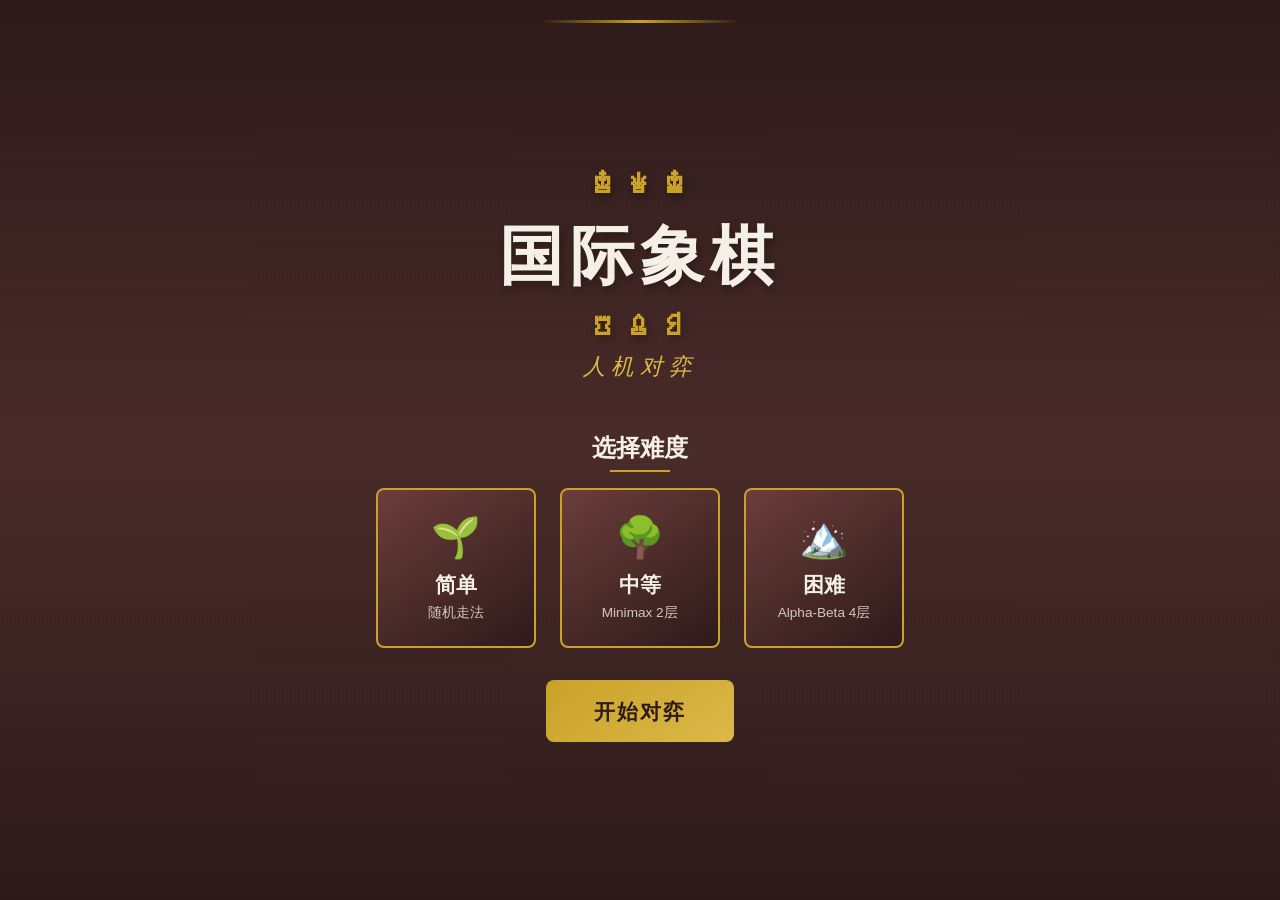
<file: frontend/index.html>
<!DOCTYPE html>
<html lang="zh-CN">
<head>
    <meta charset="UTF-8">
    <meta name="viewport" content="width=device-width, initial-scale=1.0">
    <title>国际象棋 - 人机对弈</title>
    <link rel="stylesheet" href="static/css/style.css">
</head>
<body>
    <div class="index-container">
        <div class="title-wrapper">
            <h1 class="main-title">
                <span class="title-ornament">♔ ♕ ♚</span>
                国际象棋
                <span class="title-ornament">♖ ♗ ♘</span>
            </h1>
            <p class="subtitle">人机对弈</p>
        </div>

        <div class="difficulty-section">
            <h2 class="difficulty-title">选择难度</h2>
            <div class="difficulty-buttons">
                <button class="difficulty-btn" data-difficulty="simple">
                    <span class="difficulty-icon">🌱</span>
                    <span class="difficulty-name">简单</span>
                    <span class="difficulty-desc">随机走法</span>
                </button>
                <button class="difficulty-btn" data-difficulty="medium">
                    <span class="difficulty-icon">🌳</span>
                    <span class="difficulty-name">中等</span>
                    <span class="difficulty-desc">Minimax 2层</span>
                </button>
                <button class="difficulty-btn" data-difficulty="hard">
                    <span class="difficulty-icon">🏔️</span>
                    <span class="difficulty-name">困难</span>
                    <span class="difficulty-desc">Alpha-Beta 4层</span>
                </button>
            </div>
        </div>

        <button id="startBtn" class="start-btn" disabled>开始对弈</button>
    </div>

    <script src="static/js/api.js"></script>
    <script>
        let selectedDifficulty = null;

        document.querySelectorAll('.difficulty-btn').forEach(btn => {
            btn.addEventListener('click', () => {
                document.querySelectorAll('.difficulty-btn').forEach(b => b.classList.remove('selected'));
                btn.classList.add('selected');
                selectedDifficulty = btn.dataset.difficulty;
                document.getElementById('startBtn').disabled = false;
            });
        });

        document.getElementById('startBtn').addEventListener('click', async () => {
            if (!selectedDifficulty) return;
            try {
                const state = await API.startGame(selectedDifficulty);
                sessionStorage.setItem('game_id', state.game_id);
                sessionStorage.setItem('difficulty', selectedDifficulty);
                window.location.href = 'game.html';
            } catch (error) {
                alert('无法连接服务器，请确保后端服务已启动！');
            }
        });
    </script>
</body>
</html>
</file>
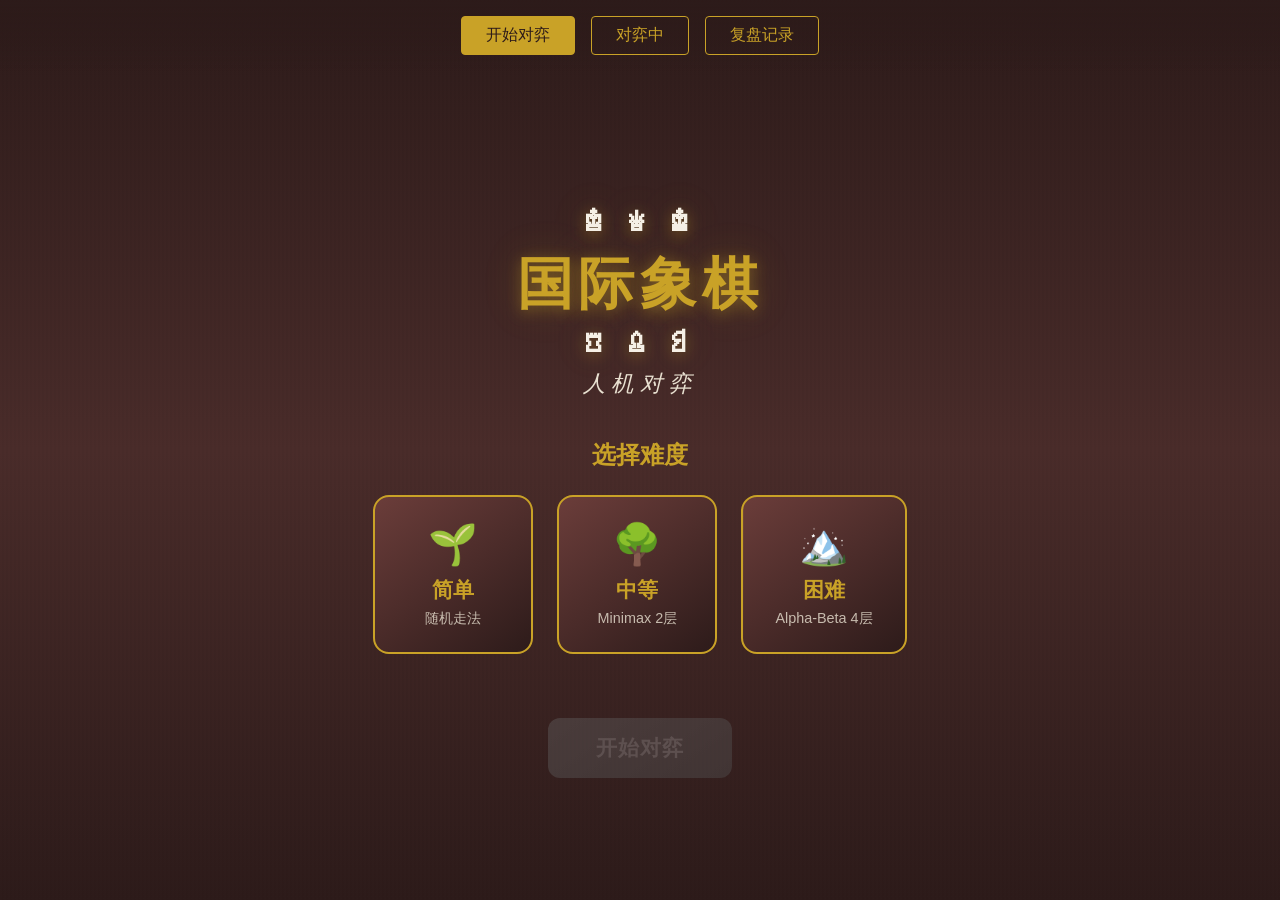
<file: chess_all_in_one.html>
<!DOCTYPE html>
<html lang="zh-CN">
<head>
    <meta charset="UTF-8">
    <meta name="viewport" content="width=device-width, initial-scale=1.0">
    <title>国际象棋 - 人机对弈</title>
    <style>
:root {
    --mahogany: #4a2c2a;
    --mahogany-dark: #2d1b1a;
    --mahogany-light: #6b3d3a;
    --cream: #f5f0e6;
    --cream-dark: #e8e0d0;
    --gold: #c9a227;
    --gold-light: #dbb84a;
    --gold-glow: rgba(201, 162, 39, 0.4);
    --felt-green: #2d5a3d;
    --felt-dark: #1e3d29;
    --felt-glow: rgba(45, 90, 61, 0.6);
    --text-dark: #1a1a1a;
    --text-light: #f5f0e6;
    --shadow: rgba(0,0,0,0.3);
    --shadow-deep: rgba(0,0,0,0.6);
}

* { margin: 0; padding: 0; box-sizing: border-box; }

body {
    font-family: 'Crimson Pro', Georgia, serif;
    background: var(--mahogany-dark);
    min-height: 100vh;
    color: var(--text-light);
}

body::before {
    content: '';
    position: fixed;
    top: 0; left: 0; width: 100%; height: 100%;
    background: repeating-linear-gradient(90deg, transparent, transparent 2px, rgba(0,0,0,0.03) 2px, rgba(0,0,0,0.03) 4px),
        linear-gradient(180deg, var(--mahogany-dark) 0%, var(--mahogany) 50%, var(--mahogany-dark) 100%);
    z-index: -1;
}

.nav-tabs {
    display: flex;
    justify-content: center;
    gap: 1rem;
    padding: 1rem 2rem;
    background: linear-gradient(180deg, var(--mahogany-dark), transparent);
    position: fixed;
    top: 0; left: 0; right: 0;
    z-index: 100;
}

.nav-tab {
    background: transparent;
    border: 1px solid var(--gold);
    border-radius: 4px;
    padding: 0.5rem 1.5rem;
    color: var(--gold);
    font-family: 'Crimson Pro', serif;
    font-size: 1rem;
    cursor: pointer;
    transition: all 0.3s ease;
}

.nav-tab:hover, .nav-tab.active { background: var(--gold); color: var(--mahogany-dark); }

.page-section { display: none; min-height: 100vh; padding-top: 80px; }
.page-section.active { display: block; }

/* START PAGE */
.start-container {
    min-height: calc(100vh - 80px);
    display: flex;
    flex-direction: column;
    justify-content: center;
    align-items: center;
    padding: 2rem;
}

.title-wrapper { text-align: center; margin-bottom: 3rem; }
.main-title {
    font-family: 'Playfair Display', serif;
    font-size: 3.5rem;
    font-weight: 700;
    color: var(--cream);
    text-shadow: 2px 4px 8px var(--shadow);
    letter-spacing: 0.1em;
}
.title-ornament { font-size: 2rem; color: var(--gold); display: block; margin-bottom: 0.5rem; }
.subtitle {
    font-family: 'Crimson Pro', serif;
    font-size: 1.4rem;
    color: var(--gold-light);
    font-style: italic;
    letter-spacing: 0.3em;
    text-transform: uppercase;
}

.difficulty-section { text-align: center; }
.difficulty-title {
    font-family: 'Playfair Display', serif;
    font-size: 1.5rem;
    color: var(--cream);
    margin-bottom: 1.5rem;
}
.difficulty-buttons { display: flex; gap: 1.5rem; flex-wrap: wrap; justify-content: center; margin-bottom: 2rem; }
.difficulty-btn {
    background: linear-gradient(145deg, var(--mahogany-light), var(--mahogany-dark));
    border: 2px solid var(--gold);
    border-radius: 8px;
    padding: 1.5rem 2rem;
    color: var(--cream);
    cursor: pointer;
    transition: all 0.3s ease;
    min-width: 160px;
}
.difficulty-btn:hover {
    transform: translateY(-4px);
    box-shadow: 0 8px 24px rgba(0,0,0,0.4);
}
.difficulty-btn.selected {
    background: linear-gradient(145deg, var(--gold), var(--gold-light));
    color: var(--mahogany-dark);
}
.difficulty-icon { font-size: 2.5rem; display: block; margin-bottom: 0.5rem; }
.difficulty-name { font-family: 'Playfair Display', serif; font-size: 1.3rem; font-weight: 600; display: block; }
.difficulty-desc { font-size: 0.85rem; opacity: 0.8; display: block; }

.start-btn {
    background: linear-gradient(145deg, var(--gold), var(--gold-light));
    border: none;
    border-radius: 8px;
    padding: 1rem 3rem;
    font-family: 'Playfair Display', serif;
    font-size: 1.3rem;
    font-weight: 600;
    color: var(--mahogany-dark);
    cursor: pointer;
    transition: all 0.3s ease;
}
.start-btn:hover:not(:disabled) { transform: translateY(-2px); box-shadow: 0 6px 20px rgba(201,162,39,0.5); }
.start-btn:disabled { opacity: 0.4; cursor: not-allowed; }

/* GAME PAGE */
.game-layout { display: flex; gap: 2rem; padding: 2rem; max-width: 1400px; margin: 0 auto; align-items: flex-start; }
.game-center { flex: 1; display: flex; flex-direction: column; align-items: center; }
.captured-panel { width: 140px; display: flex; flex-direction: column; gap: 1rem; padding-top: 20px; }

.win-rate-section, .captured-section {
    background: linear-gradient(145deg, var(--mahogany-light), var(--mahogany-dark));
    border: 2px solid rgba(201,162,39,0.4);
    border-radius: 12px;
    padding: 1rem;
    box-shadow: 0 4px 12px rgba(0,0,0,0.3);
}
.win-rate-display { display: flex; align-items: center; justify-content: center; gap: 0.5rem; }
.win-rate-item { display: flex; flex-direction: column; align-items: center; }
.win-rate-label { font-size: 0.8rem; color: var(--cream); }
.win-rate-value { font-size: 1.4rem; font-weight: 700; color: var(--gold); }
.win-rate-divider { font-size: 1.5rem; font-weight: 700; color: var(--gold); }

.captured-label { font-size: 0.75rem; color: var(--gold); text-align: center; margin-bottom: 0.5rem; border-bottom: 1px solid rgba(201,162,39,0.3); }
.captured-pieces-display { display: flex; flex-wrap: wrap; gap: 2px; justify-content: center; min-height: 90px; }
.captured-pieces-display span { font-size: 1.5rem; }
.captured-pieces-display.white-captures span { color: #1a1a1a; text-shadow: 1px 1px 0 #4a4a4a; }
.captured-pieces-display.black-captures span { color: #ffffff; text-shadow: 1px 1px 0 #c0c0c0; }

.game-title { font-family: 'Playfair Display', serif; font-size: 2rem; color: var(--cream); text-align: center; margin-bottom: 1rem; }
.game-title span { color: var(--gold); }

.game-info {
    display: flex;
    justify-content: space-between;
    align-items: center;
    width: 520px;
    margin: 0 auto 1rem;
    padding: 1rem 1.5rem;
    background: linear-gradient(145deg, var(--mahogany-light), var(--mahogany-dark));
    border: 1px solid var(--gold);
    border-radius: 8px;
    box-shadow: 0 4px 12px var(--shadow), inset 0 1px 0 rgba(255,255,255,0.1);
}
.turn-indicator { font-size: 1.2rem; font-weight: 600; display: flex; align-items: center; gap: 0.5rem; transition: color 0.3s ease; }
.turn-indicator.white-turn { color: var(--cream); }
.turn-indicator.black-turn { color: #aaa; }
.thinking-time { font-size: 0.9rem; color: var(--gold-light); margin-left: 0.5rem; animation: thinkPulse 1s ease-in-out infinite; }
@keyframes thinkPulse { 0%, 100% { opacity: 0.7; } 50% { opacity: 1; } }

.game-controls { display: flex; gap: 0.5rem; }
.btn {
    background: transparent;
    border: 1px solid var(--gold);
    border-radius: 4px;
    padding: 0.5rem 1rem;
    color: var(--gold);
    font-size: 0.9rem;
    cursor: pointer;
    transition: all 0.3s cubic-bezier(0.34, 1.56, 0.64, 1);
    position: relative;
    overflow: hidden;
}

.btn::before {
    content: '';
    position: absolute;
    top: 0; left: -100%;
    width: 100%; height: 100%;
    background: linear-gradient(90deg, transparent, rgba(201,162,39,0.3), transparent);
    transition: left 0.5s ease;
}

.btn:hover::before { left: 100%; }

.btn:hover {
    background: var(--gold);
    color: var(--mahogany-dark);
    transform: translateY(-2px);
    box-shadow: 0 4px 12px rgba(201,162,39,0.3);
}

.board-frame {
    background: linear-gradient(145deg, #3d2322, var(--mahogany-dark));
    padding: 20px;
    border-radius: 8px;
    box-shadow: 0 8px 32px var(--shadow-deep), 0 0 60px rgba(0,0,0,0.4);
    border: 3px solid var(--gold);
    position: relative;
    overflow: hidden;
}

/* Ambient corner glow */
.board-frame::before {
    content: '';
    position: absolute;
    top: -50%;
    left: -50%;
    width: 200%;
    height: 200%;
    background: radial-gradient(ellipse at 30% 30%, rgba(201,162,39,0.08) 0%, transparent 50%);
    pointer-events: none;
    animation: ambientShimmer 8s ease-in-out infinite;
}

@keyframes ambientShimmer {
    0%, 100% { opacity: 0.5; transform: translate(0, 0); }
    50% { opacity: 1; transform: translate(5%, 5%); }
}

.board-container { position: relative; width: 480px; height: 480px; }
.board { display: grid; grid-template-columns: repeat(8, 1fr); width: 480px; height: 480px; border-radius: 4px; overflow: hidden; box-shadow: inset 0 0 30px rgba(0,0,0,0.4); }

.square { width: 60px; height: 60px; display: flex; justify-content: center; align-items: center; font-size: 2.8rem; cursor: pointer; position: relative; transition: all 0.15s ease; }
.square.light { background: linear-gradient(145deg, #f0e6d3, #d4c9b8); }
.square.dark { background: linear-gradient(145deg, var(--felt-green), var(--felt-dark)); box-shadow: inset 0 0 15px rgba(0,0,0,0.3); }

/* Subtle hover lift effect */
.square:hover { filter: brightness(1.15); transform: scale(1.02); z-index: 1; }
.square.light:hover { box-shadow: 0 4px 12px rgba(0,0,0,0.2); }
.square.dark:hover { box-shadow: inset 0 0 15px rgba(0,0,0,0.3), 0 4px 12px rgba(0,0,0,0.2); }

/* Selected square with golden glow */
.square.selected {
    background: radial-gradient(circle, var(--gold-glow), rgba(201,162,39,0.3)) !important;
    box-shadow: 0 0 20px var(--gold-glow), inset 0 0 15px var(--gold-glow) !important;
    animation: selectedPulse 1.5s ease-in-out infinite;
}

@keyframes selectedPulse {
    0%, 100% { box-shadow: 0 0 20px var(--gold-glow), inset 0 0 15px var(--gold-glow); }
    50% { box-shadow: 0 0 30px var(--gold-glow), inset 0 0 20px var(--gold-glow); }
}

/* Legal move indicator - enhanced dot with glow */
.square.legal-move::after {
    content: '';
    width: 22px; height: 22px;
    background: radial-gradient(circle, var(--gold-light) 0%, var(--gold) 40%, transparent 70%);
    border-radius: 50%;
    position: absolute;
    box-shadow: 0 0 12px var(--gold-glow), 0 0 24px var(--gold-glow);
    animation: legalMoveGlow 1.2s ease-in-out infinite;
    pointer-events: none;
}

@keyframes legalMoveGlow {
    0%, 100% { transform: scale(1); opacity: 0.9; }
    50% { transform: scale(1.15); opacity: 1; }
}

/* Capture move indicator - ring instead of dot */
.square.legal-move.can-capture::after {
    width: 54px; height: 54px;
    background: transparent;
    border: 3px solid var(--gold);
    box-shadow: 0 0 12px var(--gold-glow);
}

/* Last move highlight - subtle golden tint */
.square.last-move {
    background: rgba(201, 162, 39, 0.25) !important;
    box-shadow: inset 0 0 0 3px rgba(201, 162, 39, 0.6) !important;
}

/* Check state - dramatic red glow */
.square.check {
    animation: checkPulse 0.8s ease-in-out infinite;
    z-index: 2;
}

.square.check::before {
    content: '';
    position: absolute;
    top: 0; left: 0; right: 0; bottom: 0;
    background: radial-gradient(circle, rgba(220,50,50,0.6) 0%, transparent 70%);
    animation: checkRadiate 0.8s ease-in-out infinite;
    pointer-events: none;
}

@keyframes checkPulse {
    0%, 100% { box-shadow: inset 0 0 20px rgba(220,50,50,0.5), 0 0 15px rgba(220,50,50,0.3); }
    50% { box-shadow: inset 0 0 30px rgba(220,50,50,0.8), 0 0 25px rgba(220,50,50,0.5); }
}

@keyframes checkRadiate {
    0%, 100% { opacity: 0.5; transform: scale(1); }
    50% { opacity: 1; transform: scale(1.1); }
}

/* Pieces - enhanced 3D depth */
.piece {
    font-size: 2.8rem;
    cursor: grab;
    transition: transform 0.2s cubic-bezier(0.34, 1.56, 0.64, 1), filter 0.2s ease;
    position: relative;
    z-index: 10;
}

.piece:hover {
    transform: scale(1.15) translateY(-2px);
}

.piece.white {
    color: #ffffff;
    filter: drop-shadow(2px 4px 4px rgba(0,0,0,0.5)) drop-shadow(0 2px 3px rgba(0,0,0,0.3));
    text-shadow: 1px 1px 0 #c0c0c0, 2px 2px 4px rgba(0,0,0,0.4), 0 0 10px rgba(255,255,255,0.2);
}

.piece.black {
    color: #1a1a1a;
    filter: drop-shadow(2px 4px 4px rgba(0,0,0,0.6)) drop-shadow(0 2px 3px rgba(0,0,0,0.4));
    text-shadow: 1px 1px 0 #4a4a4a, 2px 2px 6px rgba(0,0,0,0.5), 0 0 8px rgba(0,0,0,0.3);
}

/* Piece movement animation class */
.piece.moving {
    animation: pieceMove 0.3s cubic-bezier(0.34, 1.56, 0.64, 1);
}

@keyframes pieceMove {
    0% { transform: scale(1); }
    50% { transform: scale(1.2); }
    100% { transform: scale(1); }
}

/* Piece capture animation */
.piece.captured {
    animation: pieceCapture 0.4s ease-out forwards;
}

@keyframes pieceCapture {
    0% { transform: scale(1); opacity: 1; }
    50% { transform: scale(1.3); opacity: 0.7; }
    100% { transform: scale(0); opacity: 0; }
}

.rules-panel {
    flex: 1;
    max-width: 360px;
    background: linear-gradient(145deg, var(--mahogany-light), var(--mahogany-dark));
    border: 2px solid var(--gold);
    border-radius: 12px;
    padding: 1.5rem;
    max-height: calc(100vh - 120px);
    overflow-y: auto;
}
.rules-title { font-size: 1.5rem; color: var(--gold); text-align: center; margin-bottom: 1rem; padding-bottom: 0.75rem; border-bottom: 1px solid rgba(201,162,39,0.3); }
.rule-section { margin-bottom: 1rem; padding: 0.75rem; background: rgba(0,0,0,0.2); border-radius: 6px; border-left: 3px solid var(--gold); }
.rule-section h3 { font-size: 1.1rem; color: var(--cream); margin-bottom: 0.5rem; }
.rule-section ul { list-style: none; padding-left: 0.5rem; }
.rule-section li { font-size: 0.85rem; line-height: 1.5; margin-bottom: 0.3rem; color: var(--cream-dark); padding-left: 1rem; position: relative; }
.rule-section li::before { content: '•'; color: var(--gold); position: absolute; left: 0; }
.rule-section li strong { color: var(--gold-light); }

/* REPLAY PAGE */
.replay-container { max-width: 1200px; margin: 0 auto; padding: 2rem; }
.replay-layout { display: flex; gap: 2rem; justify-content: center; }
.replay-list-container {
    background: linear-gradient(145deg, var(--mahogany-light), var(--mahogany-dark));
    border: 2px solid var(--gold);
    border-radius: 12px;
    padding: 1.5rem;
    min-width: 280px;
    max-height: 600px;
    overflow-y: auto;
}
.replay-list-title { font-size: 1.3rem; color: var(--gold); text-align: center; margin-bottom: 1rem; }
.replay-item {
    background: rgba(0,0,0,0.2);
    padding: 1rem;
    padding-right: 3rem;
    border-radius: 6px;
    margin-bottom: 0.5rem;
    cursor: pointer;
    transition: all 0.3s ease;
    border: 1px solid transparent;
    position: relative;
}
.replay-item:hover, .replay-item.selected { background: rgba(201,162,39,0.2); border-color: var(--gold); }
.replay-id { font-weight: 600; color: var(--gold); display: block; }
.replay-date { font-size: 0.85rem; color: var(--cream-dark); display: block; }
.replay-result { font-size: 0.85rem; color: var(--gold-light); }
.replay-delete-btn {
    position: absolute; right: 0.8rem; top: 50%; transform: translateY(-50%);
    background: transparent;
    border: 1px solid rgba(200,100,100,0.6);
    color: rgba(200,100,100,0.8);
    width: 24px; height: 24px;
    border-radius: 50%;
    cursor: pointer;
    font-size: 1rem;
    transition: all 0.3s ease;
}
.replay-delete-btn:hover { background: rgba(200,100,100,0.2); }
.no-replays { text-align: center; color: var(--cream-dark); font-style: italic; padding: 2rem; }

.replay-view-container { display: flex; flex-direction: column; align-items: center; }
.replay-controls { display: flex; align-items: center; gap: 1rem; margin-top: 1rem; }
#move-counter { font-size: 1.1rem; color: var(--cream); min-width: 80px; text-align: center; }

/* MODAL */
.modal {
    display: none;
    position: fixed;
    top: 0; left: 0; width: 100%; height: 100%;
    background: rgba(0,0,0,0.85);
    justify-content: center;
    align-items: center;
    z-index: 1000;
    backdrop-filter: blur(8px);
}
.modal-content {
    background: linear-gradient(145deg, var(--mahogany-light), var(--mahogany-dark));
    padding: 2.5rem;
    border-radius: 16px;
    text-align: center;
    border: 2px solid var(--gold);
    box-shadow: 0 20px 60px rgba(0,0,0,0.6), 0 0 40px rgba(201,162,39,0.2);
    animation: modalIn 0.4s cubic-bezier(0.34, 1.56, 0.64, 1);
    max-width: 400px;
}

@keyframes modalIn {
    from { opacity: 0; transform: scale(0.8) translateY(-30px); }
    to { opacity: 1; transform: scale(1) translateY(0); }
}

.modal-content h2 { font-size: 2rem; color: var(--gold); margin-bottom: 0.5rem; text-shadow: 0 2px 10px rgba(201,162,39,0.3); }
.modal-content p { font-size: 1.1rem; color: var(--cream); margin-bottom: 1.5rem; }
.modal-buttons { display: flex; gap: 1rem; justify-content: center; }
.modal-buttons .btn { padding: 0.8rem 1.5rem; border-radius: 6px; }
.modal-buttons .btn-primary { background: linear-gradient(145deg, var(--gold), var(--gold-light)); border: none; color: var(--mahogany-dark); font-weight: 600; box-shadow: 0 4px 15px rgba(201,162,39,0.4); }
.modal-buttons .btn-primary:hover { transform: translateY(-3px) scale(1.05); box-shadow: 0 6px 20px rgba(201,162,39,0.5); }
.modal-buttons .btn-secondary { background: transparent; border: 1px solid var(--gold); color: var(--gold); }
.modal-buttons .btn-secondary:hover { background: var(--gold); color: var(--mahogany-dark); }

.promotion-options { display: flex; gap: 1rem; justify-content: center; margin-bottom: 1rem; }
.promotion-btn {
    background: linear-gradient(145deg, var(--mahogany-light), var(--mahogany-dark));
    border: 2px solid var(--gold);
    border-radius: 12px;
    padding: 1rem 1.5rem;
    color: var(--cream);
    cursor: pointer;
    font-size: 2.5rem;
    transition: all 0.3s cubic-bezier(0.34, 1.56, 0.64, 1);
    box-shadow: 0 4px 12px rgba(0,0,0,0.3);
}

.promotion-btn:hover {
    background: linear-gradient(145deg, var(--gold), var(--gold-light));
    transform: translateY(-4px) scale(1.1);
    box-shadow: 0 8px 20px rgba(201,162,39,0.4);
}

@media (max-width: 1100px) {
    .game-layout { flex-direction: column; align-items: center; }
    .captured-panel { flex-direction: row; width: auto; order: 3; }
    .captured-section { min-width: 150px; }
    .rules-panel { max-width: 520px; max-height: none; }
}

/* ============ START PAGE ENHANCEMENTS ============ */

.start-container {
    text-align: center;
    padding: 3rem 2rem;
    animation: fadeInUp 0.6s ease-out;
}

@keyframes fadeInUp {
    from { opacity: 0; transform: translateY(30px); }
    to { opacity: 1; transform: translateY(0); }
}

.title-wrapper {
    margin-bottom: 2.5rem;
}

.main-title {
    font-size: 3.5rem;
    color: var(--gold);
    text-shadow: 0 3px 15px rgba(201,162,39,0.4), 0 0 40px rgba(201,162,39,0.2);
    letter-spacing: 0.1em;
    animation: titleGlow 3s ease-in-out infinite;
}

@keyframes titleGlow {
    0%, 100% { text-shadow: 0 3px 15px rgba(201,162,39,0.4), 0 0 40px rgba(201,162,39,0.2); }
    50% { text-shadow: 0 3px 20px rgba(201,162,39,0.6), 0 0 60px rgba(201,162,39,0.3); }
}

.title-ornament {
    display: block;
    font-size: 2rem;
    color: var(--cream);
    margin-bottom: 0.5rem;
    letter-spacing: 0.3em;
}

.subtitle {
    font-size: 1.4rem;
    color: var(--cream-dark);
    font-style: italic;
    margin-top: 0.5rem;
}

.difficulty-section { margin-bottom: 2rem; }
.difficulty-title {
    font-size: 1.5rem;
    color: var(--gold);
    margin-bottom: 1.5rem;
}

.difficulty-buttons {
    display: flex;
    gap: 1.5rem;
    justify-content: center;
    flex-wrap: wrap;
}

.difficulty-btn {
    background: linear-gradient(145deg, var(--mahogany-light), var(--mahogany-dark));
    border: 2px solid var(--gold);
    border-radius: 16px;
    padding: 1.5rem 2rem;
    min-width: 160px;
    cursor: pointer;
    transition: all 0.4s cubic-bezier(0.34, 1.56, 0.64, 1);
    position: relative;
    overflow: hidden;
}

.difficulty-btn::before {
    content: '';
    position: absolute;
    top: 0; left: 0; right: 0; bottom: 0;
    background: linear-gradient(135deg, transparent 0%, rgba(201,162,39,0.15) 50%, transparent 100%);
    transform: translateX(-100%);
    transition: transform 0.6s ease;
}

.difficulty-btn:hover::before { transform: translateX(100%); }

.difficulty-btn:hover {
    transform: translateY(-8px) scale(1.05);
    box-shadow: 0 15px 35px rgba(0,0,0,0.4), 0 0 25px rgba(201,162,39,0.3);
    border-color: var(--gold-light);
}

.difficulty-btn.selected {
    background: linear-gradient(145deg, var(--gold), var(--gold-light));
    transform: translateY(-5px);
    box-shadow: 0 10px 30px rgba(201,162,39,0.5);
}

.difficulty-btn.selected .difficulty-name,
.difficulty-btn.selected .difficulty-desc {
    color: var(--mahogany-dark);
}

.difficulty-btn.selected .difficulty-icon { filter: brightness(0) invert(0.2); }

.difficulty-icon {
    font-size: 2.5rem;
    display: block;
    margin-bottom: 0.5rem;
    transition: transform 0.3s ease;
}

.difficulty-btn:hover .difficulty-icon { transform: scale(1.2) rotate(5deg); }

.difficulty-name {
    font-size: 1.3rem;
    color: var(--gold);
    font-weight: 600;
    display: block;
    margin-bottom: 0.3rem;
}

.difficulty-desc {
    font-size: 0.9rem;
    color: var(--cream-dark);
    display: block;
}

.start-btn {
    background: linear-gradient(145deg, var(--gold), var(--gold-light));
    border: none;
    border-radius: 12px;
    padding: 1rem 3rem;
    font-size: 1.3rem;
    color: var(--mahogany-dark);
    font-weight: 700;
    cursor: pointer;
    transition: all 0.4s cubic-bezier(0.34, 1.56, 0.64, 1);
    box-shadow: 0 6px 20px rgba(201,162,39,0.4);
    letter-spacing: 0.05em;
}

.start-btn:hover:not(:disabled) {
    transform: translateY(-4px) scale(1.05);
    box-shadow: 0 10px 30px rgba(201,162,39,0.5), 0 0 40px rgba(201,162,39,0.3);
}

.start-btn:disabled {
    opacity: 0.4;
    cursor: not-allowed;
    background: linear-gradient(145deg, #666, #555);
    color: #999;
    box-shadow: none;
}

/* ============ CAPTURED PIECES ENHANCEMENTS ============ */

.captured-panel {
    background: linear-gradient(145deg, var(--mahogany-light), var(--mahogany-dark));
    border: 2px solid var(--gold);
    border-radius: 12px;
    padding: 1rem;
    display: flex;
    flex-direction: column;
    gap: 0.8rem;
    box-shadow: 0 4px 15px rgba(0,0,0,0.3);
}

.win-rate-section {
    background: linear-gradient(145deg, rgba(0,0,0,0.2), rgba(0,0,0,0.3));
    border-radius: 8px;
    padding: 0.8rem;
    border: 1px solid rgba(201,162,39,0.3);
}

.win-rate-display {
    display: flex;
    justify-content: center;
    align-items: center;
    gap: 1rem;
}

.win-rate-item {
    display: flex;
    flex-direction: column;
    align-items: center;
    min-width: 60px;
}

.win-rate-label {
    font-size: 1.2rem;
    margin-bottom: 0.2rem;
}

.win-rate-value {
    font-size: 1.4rem;
    font-weight: 700;
    color: var(--gold-light);
    text-shadow: 0 2px 8px rgba(201,162,39,0.3);
}

.win-rate-divider {
    font-size: 1.5rem;
    color: var(--gold);
    font-weight: bold;
}

.captured-section {
    background: linear-gradient(145deg, rgba(0,0,0,0.15), rgba(0,0,0,0.25));
    border-radius: 8px;
    padding: 0.6rem;
    border: 1px solid rgba(201,162,39,0.2);
}

.captured-label {
    font-size: 0.8rem;
    color: var(--cream-dark);
    margin-bottom: 0.4rem;
    text-align: center;
}

.captured-pieces-display {
    display: flex;
    flex-wrap: wrap;
    gap: 0.2rem;
    min-height: 2rem;
    justify-content: center;
    align-items: center;
}

.captured-pieces-display span {
    font-size: 1.5rem;
    display: inline-block;
    animation: capturedAppear 0.4s cubic-bezier(0.34, 1.56, 0.64, 1);
}

@keyframes capturedAppear {
    from { transform: scale(0) rotate(-180deg); opacity: 0; }
    to { transform: scale(1) rotate(0deg); opacity: 1; }
}

/* ============ RULES PANEL ENHANCEMENTS ============ */

.rules-panel {
    flex: 1;
    max-width: 360px;
    background: linear-gradient(145deg, var(--mahogany-light), var(--mahogany-dark));
    border: 2px solid var(--gold);
    border-radius: 12px;
    padding: 1.5rem;
    max-height: calc(100vh - 120px);
    overflow-y: auto;
    box-shadow: 0 4px 20px rgba(0,0,0,0.3);
}

.rules-panel::-webkit-scrollbar {
    width: 8px;
}

.rules-panel::-webkit-scrollbar-track {
    background: rgba(0,0,0,0.2);
    border-radius: 4px;
}

.rules-panel::-webkit-scrollbar-thumb {
    background: var(--gold);
    border-radius: 4px;
}

.rules-title {
    font-size: 1.5rem;
    color: var(--gold);
    text-align: center;
    margin-bottom: 1rem;
    padding-bottom: 0.75rem;
    border-bottom: 1px solid rgba(201,162,39,0.3);
    text-shadow: 0 2px 8px rgba(201,162,39,0.3);
}

.rule-section {
    margin-bottom: 1rem;
    padding: 0.75rem;
    background: rgba(0,0,0,0.2);
    border-radius: 6px;
    border-left: 3px solid var(--gold);
    transition: all 0.3s ease;
}

.rule-section:hover {
    background: rgba(0,0,0,0.3);
    transform: translateX(5px);
}

.rule-section h3 {
    font-size: 1.1rem;
    color: var(--cream);
    margin-bottom: 0.5rem;
}

.rule-section ul { list-style: none; padding-left: 0.5rem; }
.rule-section li {
    font-size: 0.85rem;
    line-height: 1.5;
    margin-bottom: 0.3rem;
    color: var(--cream-dark);
    padding-left: 1rem;
    position: relative;
    transition: color 0.2s ease;
}

.rule-section li:hover { color: var(--cream); }

.rule-section li::before {
    content: '•';
    color: var(--gold);
    position: absolute;
    left: 0;
}

.rule-section li strong { color: var(--gold-light); }

/* ============ REPLAY PAGE ENHANCEMENTS ============ */

.replay-container { max-width: 1200px; margin: 0 auto; padding: 2rem; }
.replay-layout { display: flex; gap: 2rem; justify-content: center; }

.replay-list-container {
    background: linear-gradient(145deg, var(--mahogany-light), var(--mahogany-dark));
    border: 2px solid var(--gold);
    border-radius: 12px;
    padding: 1.5rem;
    min-width: 280px;
    max-height: 600px;
    overflow-y: auto;
    box-shadow: 0 4px 20px rgba(0,0,0,0.3);
}

.replay-list-title { font-size: 1.3rem; color: var(--gold); text-align: center; margin-bottom: 1rem; text-shadow: 0 2px 8px rgba(201,162,39,0.3); }

.replay-item {
    background: rgba(0,0,0,0.2);
    padding: 1rem;
    padding-right: 3rem;
    border-radius: 6px;
    margin-bottom: 0.5rem;
    cursor: pointer;
    transition: all 0.3s ease;
    border: 1px solid transparent;
    position: relative;
}

.replay-item:hover, .replay-item.selected {
    background: rgba(201,162,39,0.2);
    border-color: var(--gold);
    transform: translateX(5px);
}

.replay-id { font-weight: 600; color: var(--gold); display: block; }
.replay-date { font-size: 0.85rem; color: var(--cream-dark); display: block; }
.replay-result { font-size: 0.85rem; color: var(--gold-light); }

.replay-delete-btn {
    position: absolute;
    right: 0.8rem;
    top: 50%;
    transform: translateY(-50%);
    background: transparent;
    border: 1px solid rgba(200,100,100,0.6);
    color: rgba(200,100,100,0.8);
    width: 24px;
    height: 24px;
    border-radius: 50%;
    cursor: pointer;
    font-size: 1rem;
    transition: all 0.3s ease;
}

.replay-delete-btn:hover {
    background: rgba(200,100,100,0.2);
    transform: translateY(-50%) scale(1.1);
}

.no-replays {
    text-align: center;
    color: var(--cream-dark);
    font-style: italic;
    padding: 2rem;
}

.replay-view-container {
    display: flex;
    flex-direction: column;
    align-items: center;
}

.replay-controls {
    display: flex;
    align-items: center;
    gap: 1rem;
    margin-top: 1rem;
}

#move-counter {
    font-size: 1.1rem;
    color: var(--cream);
    min-width: 80px;
    text-align: center;
    padding: 0.5rem 1rem;
    background: rgba(0,0,0,0.2);
    border-radius: 6px;
    border: 1px solid rgba(201,162,39,0.3);
}

    </style>
</head>
<body>
    <nav class="nav-tabs">
        <button class="nav-tab active" data-page="start">开始对弈</button>
        <button class="nav-tab" data-page="game">对弈中</button>
        <button class="nav-tab" data-page="replay">复盘记录</button>
    </nav>

    <!-- START PAGE -->
    <section id="start-page" class="page-section active">
        <div class="start-container">
            <div class="title-wrapper">
                <h1 class="main-title">
                    <span class="title-ornament">♔ ♕ ♚</span>
                    国际象棋
                    <span class="title-ornament">♖ ♗ ♘</span>
                </h1>
                <p class="subtitle">人机对弈</p>
            </div>
            <div class="difficulty-section">
                <h2 class="difficulty-title">选择难度</h2>
                <div class="difficulty-buttons">
                    <button class="difficulty-btn" data-difficulty="simple">
                        <span class="difficulty-icon">🌱</span>
                        <span class="difficulty-name">简单</span>
                        <span class="difficulty-desc">随机走法</span>
                    </button>
                    <button class="difficulty-btn" data-difficulty="medium">
                        <span class="difficulty-icon">🌳</span>
                        <span class="difficulty-name">中等</span>
                        <span class="difficulty-desc">Minimax 2层</span>
                    </button>
                    <button class="difficulty-btn" data-difficulty="hard">
                        <span class="difficulty-icon">🏔️</span>
                        <span class="difficulty-name">困难</span>
                        <span class="difficulty-desc">Alpha-Beta 4层</span>
                    </button>
                </div>
            </div>
            <button id="startBtn" class="start-btn" disabled>开始对弈</button>
        </div>
    </section>

    <!-- GAME PAGE -->
    <section id="game-page" class="page-section">
        <div class="game-layout">
            <div class="captured-panel">
                <div class="win-rate-section">
                    <div class="win-rate-display">
                        <div class="win-rate-item"><span class="win-rate-label">♔ 白方</span><span class="win-rate-value" id="white-win-rate">50%</span></div>
                        <div class="win-rate-divider">:</div>
                        <div class="win-rate-item"><span class="win-rate-label">♚ 黑方</span><span class="win-rate-value" id="black-win-rate">50%</span></div>
                    </div>
                </div>
                <div class="captured-section">
                    <div class="captured-label">白方吃子</div>
                    <div class="captured-pieces-display" id="captured-by-white"></div>
                </div>
                <div class="captured-section">
                    <div class="captured-label">黑方吃子</div>
                    <div class="captured-pieces-display" id="captured-by-black"></div>
                </div>
            </div>

            <div class="game-center">
                <h1 class="game-title"><span>♔</span> 国际象棋 <span>♚</span></h1>
                <div class="game-info">
                    <div class="turn-indicator white-turn" id="turn-indicator">白方回合</div>
                    <div class="game-controls">
                        <button class="btn" id="undoBtn">悔棋</button>
                        <button class="btn" id="restartBtn">重新开始</button>
                    </div>
                </div>
                <div class="board-frame">
                    <div class="board-container"><div id="board-container"></div></div>
                </div>
            </div>

            <div class="rules-panel">
                <h2 class="rules-title">♟️ 棋子规则</h2>
                <div class="rule-section">
                    <h3>♙ 兵 (Pawn)</h3>
                    <ul>
                        <li>每步只能前进一格（起始位置可前进两格）</li>
                        <li>只能斜向前进时吃子</li>
                        <li><strong>吃过路兵：</strong>敌方兵从两格格出发，经过我方兵攻击范围时</li>
                        <li><strong>升变：</strong>兵到达对方底线时可升变为后、车、象、马之一</li>
                    </ul>
                </div>
                <div class="rule-section">
                    <h3>♖ 车 (Rook)</h3>
                    <ul><li>只能水平或垂直移动</li><li>格数不限，不能跳过其他棋子</li></ul>
                </div>
                <div class="rule-section">
                    <h3>♘ 马 (Knight)</h3>
                    <ul><li>走"日"字（L形）</li><li>可以跳过其他棋子</li></ul>
                </div>
                <div class="rule-section">
                    <h3>♗ 象 (Bishop)</h3>
                    <ul><li>只能斜线移动</li><li>格数不限，不能跳过其他棋子</li></ul>
                </div>
                <div class="rule-section">
                    <h3>♕ 后 (Queen)</h3>
                    <ul><li>可水平、垂直、斜线移动</li><li>格数不限，是最强大的棋子</li></ul>
                </div>
                <div class="rule-section">
                    <h3>♔ 王 (King)</h3>
                    <ul>
                        <li>可任意方向移动一格</li>
                        <li><strong>王车易位：</strong>王与车都未移动，且中间无棋子</li>
                        <li>王被将军时必须解除将军</li>
                    </ul>
                </div>
                <div class="rule-section">
                    <h3>♚ 游戏术语</h3>
                    <ul>
                        <li><strong>将军 (Check)：</strong>王的走棋一步后受到攻击</li>
                        <li><strong>将死 (Checkmate)：</strong>王被将军且无法解除</li>
                        <li><strong>困毙 (Stalemate)：</strong>无合法棋可走但王未被将军</li>
                    </ul>
                </div>
            </div>
        </div>
    </section>

    <!-- REPLAY PAGE -->
    <section id="replay-page" class="page-section">
        <div class="replay-container">
            <div class="replay-layout">
                <div class="replay-list-container">
                    <h2 class="replay-list-title">历史棋局</h2>
                    <div id="replay-list"></div>
                </div>
                <div class="replay-view-container">
                    <div class="board-frame">
                        <div class="board-container"><div id="replay-board-container"></div></div>
                    </div>
                    <div class="replay-controls">
                        <button class="btn" id="prevBtn" disabled>◀ 上一步</button>
                        <span id="move-counter">0 / 0</span>
                        <button class="btn" id="nextBtn" disabled>下一步 ▶</button>
                    </div>
                </div>
            </div>
        </div>
    </section>

    <!-- MODAL -->
    <div id="game-over-modal" class="modal">
        <div class="modal-content">
            <h2 id="game-over-message">游戏结束</h2>
            <p id="game-over-result"></p>
            <div class="modal-buttons">
                <button class="btn btn-primary" id="modal-restart">再来一局</button>
                <button class="btn btn-secondary" id="modal-home">返回主页</button>
            </div>
        </div>
    </div>

<script>
// ==================== CHESS ENGINE (Ported from Python) ====================

// Color enum
const Color = { WHITE: 'white', BLACK: 'black' };
Color.opponent = function(c) { return c === Color.WHITE ? Color.BLACK : Color.WHITE; };

// Piece symbols
const PIECES = {
    'K': '♔', 'Q': '♕', 'R': '♖', 'B': '♗', 'N': '♘', 'P': '♙',
    'k': '♚', 'q': '♛', 'r': '♜', 'b': '♝', 'n': '♞', 'p': '♟'
};
const PIECE_VALUES = { 'P': 1, 'N': 3, 'B': 3, 'R': 5, 'Q': 9, 'K': 1000 };

// Piece classes
class Piece {
    constructor(color, symbol, value) {
        this.color = color;
        this.symbol = symbol;
        this.value = value;
    }
    canMove(fromPos, toPos, board) { return false; }
    getMoveSquares(fromPos, board) { return []; }
}

class Pawn extends Piece {
    constructor(color) {
        const sym = color === Color.WHITE ? 'P' : 'p';
        super(color, sym, 1);
    }
    canMove(from, to, board) {
        const fx = from.charCodeAt(0), fy = parseInt(from[1]);
        const tx = to.charCodeAt(0), ty = parseInt(to[1]);
        const dir = this.color === Color.WHITE ? 1 : -1;
        const startRank = this.color === Color.WHITE ? 2 : 7;
        if (fx === tx && ty === fy + dir && board.isEmpty(to)) return true;
        if (fx === tx && fy === startRank && ty === fy + 2 * dir && board.isEmpty(to)) return true;
        if (Math.abs(tx - fx) === 1 && ty === fy + dir) return true;
        return false;
    }
    getMoveSquares(from, board) {
        const squares = [];
        const fx = from.charCodeAt(0) - 97, fy = parseInt(from[1]) - 1;
        const dir = this.color === Color.WHITE ? 1 : -1;
        const startRank = this.color === Color.WHITE ? 1 : 6;
        let newRank = fy + dir;
        if (newRank >= 0 && newRank <= 7) {
            squares.push(String.fromCharCode(97 + fx) + (newRank + 1));
            if (fy === startRank) {
                newRank = fy + 2 * dir;
                if (newRank >= 0 && newRank <= 7) squares.push(String.fromCharCode(97 + fx) + (newRank + 1));
            }
        }
        for (const df of [-1, 1]) {
            const newFile = fx + df;
            newRank = fy + dir;
            if (newFile >= 0 && newFile <= 7 && newRank >= 0 && newRank <= 7) {
                squares.push(String.fromCharCode(97 + newFile) + (newRank + 1));
            }
        }
        return squares;
    }
}

class Rook extends Piece {
    constructor(color) {
        const sym = color === Color.WHITE ? 'R' : 'r';
        super(color, sym, 5);
    }
    canMove(from, to) {
        return from[0] === to[0] || from[1] === to[1];
    }
    getMoveSquares(from) {
        const squares = [];
        const fx = from.charCodeAt(0) - 97, fy = parseInt(from[1]) - 1;
        for (const [dx, dy] of [[0,1],[0,-1],[1,0],[-1,0]]) {
            for (let i = 1; i < 8; i++) {
                const nf = fx + dx * i, nr = fy + dy * i;
                if (nf < 0 || nf > 7 || nr < 0 || nr > 7) break;
                squares.push(String.fromCharCode(97 + nf) + (nr + 1));
            }
        }
        return squares;
    }
}

class Knight extends Piece {
    constructor(color) {
        const sym = color === Color.WHITE ? 'N' : 'n';
        super(color, sym, 3);
    }
    canMove(from, to) {
        const df = Math.abs(to.charCodeAt(0) - from.charCodeAt(0));
        const dr = Math.abs(parseInt(to[1]) - parseInt(from[1]));
        return (df === 1 && dr === 2) || (df === 2 && dr === 1);
    }
    getMoveSquares(from) {
        const squares = [];
        const fx = from.charCodeAt(0) - 97, fy = parseInt(from[1]) - 1;
        for (const [df, dr] of [[-2,-1],[-2,1],[-1,-2],[-1,2],[1,-2],[1,2],[2,-1],[2,1]]) {
            const nf = fx + df, nr = fy + dr;
            if (nf >= 0 && nf <= 7 && nr >= 0 && nr <= 7) {
                squares.push(String.fromCharCode(97 + nf) + (nr + 1));
            }
        }
        return squares;
    }
}

class Bishop extends Piece {
    constructor(color) {
        const sym = color === Color.WHITE ? 'B' : 'b';
        super(color, sym, 3);
    }
    canMove(from, to) {
        const df = Math.abs(to.charCodeAt(0) - from.charCodeAt(0));
        const dr = Math.abs(parseInt(to[1]) - parseInt(from[1]));
        return df === dr && df > 0;
    }
    getMoveSquares(from) {
        const squares = [];
        const fx = from.charCodeAt(0) - 97, fy = parseInt(from[1]) - 1;
        for (const [dx, dy] of [[1,1],[1,-1],[-1,1],[-1,-1]]) {
            for (let i = 1; i < 8; i++) {
                const nf = fx + dx * i, nr = fy + dy * i;
                if (nf < 0 || nf > 7 || nr < 0 || nr > 7) break;
                squares.push(String.fromCharCode(97 + nf) + (nr + 1));
            }
        }
        return squares;
    }
}

class Queen extends Piece {
    constructor(color) {
        const sym = color === Color.WHITE ? 'Q' : 'q';
        super(color, sym, 9);
    }
    canMove(from, to) {
        const df = Math.abs(to.charCodeAt(0) - from.charCodeAt(0));
        const dr = Math.abs(parseInt(to[1]) - parseInt(from[1]));
        return (from[0] === to[0] || from[1] === to[1]) || (df === dr && df > 0);
    }
    getMoveSquares(from) {
        const squares = [];
        const fx = from.charCodeAt(0) - 97, fy = parseInt(from[1]) - 1;
        for (const [dx, dy] of [[0,1],[0,-1],[1,0],[-1,0],[1,1],[1,-1],[-1,1],[-1,-1]]) {
            for (let i = 1; i < 8; i++) {
                const nf = fx + dx * i, nr = fy + dy * i;
                if (nf < 0 || nf > 7 || nr < 0 || nr > 7) break;
                squares.push(String.fromCharCode(97 + nf) + (nr + 1));
            }
        }
        return squares;
    }
}

class King extends Piece {
    constructor(color) {
        const sym = color === Color.WHITE ? 'K' : 'k';
        super(color, sym, 1000);
    }
    canMove(from, to) {
        const df = Math.abs(to.charCodeAt(0) - from.charCodeAt(0));
        const dr = Math.abs(parseInt(to[1]) - parseInt(from[1]));
        return df <= 1 && dr <= 1 && (df + dr > 0);
    }
    getMoveSquares(from) {
        const squares = [];
        const fx = from.charCodeAt(0) - 97, fy = parseInt(from[1]) - 1;
        for (let df = -1; df <= 1; df++) {
            for (let dr = -1; dr <= 1; dr++) {
                if (df === 0 && dr === 0) continue;
                const nf = fx + df, nr = fy + dr;
                if (nf >= 0 && nf <= 7 && nr >= 0 && nr <= 7) {
                    squares.push(String.fromCharCode(97 + nf) + (nr + 1));
                }
            }
        }
        return squares;
    }
}

function createPiece(symbol) {
    if (!symbol) return null;
    const color = symbol === symbol.toUpperCase() ? Color.WHITE : Color.BLACK;
    const upper = symbol.toUpperCase();
    switch(upper) {
        case 'P': return new Pawn(color);
        case 'R': return new Rook(color);
        case 'N': return new Knight(color);
        case 'B': return new Bishop(color);
        case 'Q': return new Queen(color);
        case 'K': return new King(color);
        default: return null;
    }
}

// Board class
class Board {
    constructor() {
        this.squares = {};
        this.turn = Color.WHITE;
        this.moveHistory = [];
        this.castlingRights = {
            [Color.WHITE]: { K: true, Q: true },
            [Color.BLACK]: { k: true, q: true }
        };
        this.enPassantTarget = null;
        this.halfmoveClock = 0;
        this.positionHistory = [];  // For threefold repetition detection
        this._init();
    }

    _init() {
        for (let f = 0; f < 8; f++) {
            for (let r = 1; r <= 8; r++) {
                this.squares[String.fromCharCode(97 + f) + r] = null;
            }
        }
        // White pieces
        this.squares.a1 = new Rook(Color.WHITE); this.squares.b1 = new Knight(Color.WHITE);
        this.squares.c1 = new Bishop(Color.WHITE); this.squares.d1 = new Queen(Color.WHITE);
        this.squares.e1 = new King(Color.WHITE); this.squares.f1 = new Bishop(Color.WHITE);
        this.squares.g1 = new Knight(Color.WHITE); this.squares.h1 = new Rook(Color.WHITE);
        for (let f = 0; f < 8; f++) {
            this.squares[String.fromCharCode(97 + f) + '2'] = new Pawn(Color.WHITE);
        }
        // Black pieces
        this.squares.a8 = new Rook(Color.BLACK); this.squares.b8 = new Knight(Color.BLACK);
        this.squares.c8 = new Bishop(Color.BLACK); this.squares.d8 = new Queen(Color.BLACK);
        this.squares.e8 = new King(Color.BLACK); this.squares.f8 = new Bishop(Color.BLACK);
        this.squares.g8 = new Knight(Color.BLACK); this.squares.h8 = new Rook(Color.BLACK);
        for (let f = 0; f < 8; f++) {
            this.squares[String.fromCharCode(97 + f) + '7'] = new Pawn(Color.BLACK);
        }
    }

    getPiece(pos) { return this.squares[pos]; }
    setPiece(pos, piece) { this.squares[pos] = piece; }
    removePiece(pos) { const p = this.squares[pos]; this.squares[pos] = null; return p; }
    isEmpty(pos) { return this.squares[pos] === null; }

    copy() {
        const b = new Board();
        for (const pos in this.squares) {
            const piece = this.squares[pos];
            b.squares[pos] = piece ? createPiece(piece.symbol) : null;
        }
        b.turn = this.turn;
        b.moveHistory = [...this.moveHistory];
        b.castlingRights = {
            [Color.WHITE]: {...this.castlingRights[Color.WHITE]},
            [Color.BLACK]: {...this.castlingRights[Color.BLACK]}
        };
        b.enPassantTarget = this.enPassantTarget;
        b.halfmoveClock = this.halfmoveClock;
        return b;
    }

    getBoardState() {
        const board = [];
        for (let r = 8; r >= 1; r--) {
            const row = [];
            for (let f = 0; f < 8; f++) {
                const pos = String.fromCharCode(97 + f) + r;
                const piece = this.squares[pos];
                row.push(piece ? piece.symbol : null);
            }
            board.push(row);
        }
        return board;
    }

    // Get FEN string for position comparison (used for threefold repetition)
    getFEN() {
        let fen = '';
        for (let r = 8; r >= 1; r--) {
            let emptyCount = 0;
            for (let f = 0; f < 8; f++) {
                const pos = String.fromCharCode(97 + f) + r;
                const piece = this.squares[pos];
                if (piece) {
                    if (emptyCount > 0) { fen += emptyCount; emptyCount = 0; }
                    fen += piece.symbol;
                } else {
                    emptyCount++;
                }
            }
            if (emptyCount > 0) fen += emptyCount;
            if (r > 1) fen += '/';
        }
        // Add castling rights
        let castling = '';
        if (this.castlingRights[Color.WHITE].K) castling += 'K';
        if (this.castlingRights[Color.WHITE].Q) castling += 'Q';
        if (this.castlingRights[Color.BLACK].k) castling += 'k';
        if (this.castlingRights[Color.BLACK].q) castling += 'q';
        if (!castling) castling = '-';
        return `${fen} ${this.turn === Color.WHITE ? 'w' : 'b'} ${castling} ${this.enPassantTarget || '-'}`;
    }
}

// Game Rules
class GameRules {
    constructor(board) {
        this.board = board;
    }

    isLegalMove(from, to, color) {
        const piece = this.board.getPiece(from);
        if (!piece || piece.color !== color) return false;
        const target = this.board.getPiece(to);
        if (target && target.color === color) return false;
        if (!piece.canMove(from, to, this.board)) return false;

        // Sliding pieces need clear path
        if (piece instanceof (Rook) || piece instanceof (Bishop) || piece instanceof (Queen)) {
            if (!this._isPathClear(from, to)) return false;
        }

        // Pawn special rules
        if (piece instanceof Pawn) {
            if (from[0] === to[0] && !this.board.isEmpty(to)) return false;
            if (from[0] !== to[0] && this.board.isEmpty(to) && !this._isEnPassant(from, to, color)) return false;
        }

        // Castling
        if (piece instanceof King) {
            if (this._isCastling(from, to, color)) return true;
        }

        // Check if move leaves king in check
        const savedBoard = this.board.copy();
        const movingPiece = this.board.removePiece(from);
        this.board.setPiece(to, movingPiece);
        const inCheck = this.isKingInCheck(color);
        // Restore
        this.board.removePiece(to);
        this.board.setPiece(from, movingPiece);
        for (const pos in savedBoard.squares) {
            this.board.setPiece(pos, savedBoard.squares[pos]);
        }

        return !inCheck;
    }

    _isPathClear(from, to) {
        const fx = from.charCodeAt(0) - 97, fy = parseInt(from[1]) - 1;
        const tx = to.charCodeAt(0) - 97, ty = parseInt(to[1]) - 1;
        const dx = tx === fx ? 0 : (tx > fx ? 1 : -1);
        const dy = ty === fy ? 0 : (ty > fy ? 1 : -1);
        let x = fx + dx, y = fy + dy;
        while (x !== tx || y !== ty) {
            if (!this.board.isEmpty(String.fromCharCode(97 + x) + (y + 1))) return false;
            x += dx; y += dy;
        }
        return true;
    }

    isKingInCheck(color) {
        const kingPos = this._findKing(color);
        if (!kingPos) return false;
        const opponent = Color.opponent(color);
        for (const pos in this.board.squares) {
            const piece = this.board.squares[pos];
            if (piece && piece.color === opponent) {
                if (piece.canMove(pos, kingPos, this.board)) {
                    if (this._isPathClear(pos, kingPos)) return true;
                }
            }
        }
        return false;
    }

    _findKing(color) {
        for (const pos in this.board.squares) {
            const piece = this.board.squares[pos];
            if (piece instanceof King && piece.color === color) return pos;
        }
        return null;
    }

    canCastle(color, side) {
        const rank = color === Color.WHITE ? '1' : '8';
        const kingPos = 'e' + rank;
        if (!this.board.castlingRights[color][side.toUpperCase()]) return false;
        if (this.isKingInCheck(color)) return false;
        if (side.toUpperCase() === 'K') {
            const rookPos = 'h' + rank;
            if (!(this.board.getPiece(rookPos) instanceof Rook)) return false;
            for (const p of ['f' + rank, 'g' + rank]) if (!this.board.isEmpty(p)) return false;
        } else {
            const rookPos = 'a' + rank;
            if (!(this.board.getPiece(rookPos) instanceof Rook)) return false;
            for (const p of ['b' + rank, 'c' + rank, 'd' + rank]) if (!this.board.isEmpty(p)) return false;
        }
        return true;
    }

    _isCastling(from, to, color) {
        const piece = this.board.getPiece(from);
        if (!(piece instanceof King)) return false;
        const fx = from.charCodeAt(0), tx = to.charCodeAt(0);
        if (Math.abs(tx - fx) !== 2) return false;
        const rank = color === Color.WHITE ? '1' : '8';
        if (from !== 'e' + rank) return false;
        const side = tx > fx ? 'K' : 'Q';
        return this.canCastle(color, side);
    }

    _isEnPassant(from, to, color) {
        return this.board.enPassantTarget === to;
    }

    getLegalMoves(pos, color) {
        const piece = this.board.getPiece(pos);
        if (!piece || piece.color !== color) return [];
        const legal = [];
        for (const target of piece.getMoveSquares(pos, this.board)) {
            if (this.isLegalMove(pos, target, color)) legal.push(target);
        }
        return legal;
    }

    getAllLegalMoves(color) {
        const moves = [];
        for (const pos in this.board.squares) {
            const piece = this.board.squares[pos];
            if (piece && piece.color === color) {
                const targets = this.getLegalMoves(pos, color);
                for (const t of targets) moves.push([pos, t]);
            }
        }
        return moves;
    }
}

// AI Classes
class SimpleAI {
    constructor(board, color) {
        this.board = board;
        this.color = color;
        this.rules = new GameRules(board);
    }
    getMove() {
        const moves = this.rules.getAllLegalMoves(this.color);
        if (!moves.length) return null;
        return moves[Math.floor(Math.random() * moves.length)];
    }
}

class MediumAI {
    constructor(board, color, depth = 2) {
        this.board = board;
        this.color = color;
        this.depth = depth;
        this.rules = new GameRules(board);
    }
    getMove() {
        const moves = this.rules.getAllLegalMoves(this.color);
        if (!moves.length) return null;
        let bestScore = -Infinity, bestMoves = [];
        for (const [from, to] of moves) {
            const captured = this._doMove(from, to);
            const score = this._minimax(this.depth - 1, false);
            this._undoMove(from, to, captured);
            if (score > bestScore) { bestScore = score; bestMoves = [[from, to]]; }
            else if (score === bestScore) bestMoves.push([from, to]);
        }
        return bestMoves[Math.floor(Math.random() * bestMoves.length)];
    }
    _doMove(from, to) {
        const piece = this.board.removePiece(from);
        const captured = this.board.getPiece(to);
        this.board.setPiece(to, piece);
        this.board.turn = Color.opponent(this.board.turn);
        return captured;
    }
    _undoMove(from, to, captured) {
        const piece = this.board.removePiece(to);
        this.board.setPiece(from, piece);
        if (captured) this.board.setPiece(to, captured);
        this.board.turn = Color.opponent(this.board.turn);
    }
    _minimax(depth, isMax) {
        if (depth === 0) return this._evaluate();
        const color = isMax ? this.color : Color.opponent(this.color);
        const moves = this.rules.getAllLegalMoves(color);
        if (!moves.length) {
            if (this.rules.isKingInCheck(color)) return isMax ? -Infinity : Infinity;
            return 0;
        }
        if (isMax) {
            let best = -Infinity;
            for (const [from, to] of moves) {
                const captured = this._doMove(from, to);
                best = Math.max(best, this._minimax(depth - 1, false));
                this._undoMove(from, to, captured);
            }
            return best;
        } else {
            let best = Infinity;
            for (const [from, to] of moves) {
                const captured = this._doMove(from, to);
                best = Math.min(best, this._minimax(depth - 1, true));
                this._undoMove(from, to, captured);
            }
            return best;
        }
    }
    _evaluate() {
        let score = 0;
        for (const pos in this.board.squares) {
            const piece = this.board.squares[pos];
            if (piece) {
                const v = piece.value;
                score += piece.color === this.color ? v : -v;
            }
        }
        return score;
    }
}

class HardAI {
    constructor(board, color, depth = 4, timeLimit = 5) {
        this.board = board;
        this.color = color;
        this.maxDepth = depth;
        this.timeLimit = timeLimit * 1000;
        this.rules = new GameRules(board);
        this.tt = {};
        this.startTime = 0;
        this.bestMove = null;
    }
    getMove() {
        const moves = this.rules.getAllLegalMoves(this.color);
        if (!moves.length) return null;
        const ordered = this._orderMoves(moves);
        this.startTime = Date.now();
        this.bestMove = ordered[0];
        for (let d = 1; d <= this.maxDepth; d++) {
            if (Date.now() - this.startTime >= this.timeLimit) break;
            const [score, move] = this._searchAtDepth(d, ordered);
            if (move) this.bestMove = move;
            if (Date.now() - this.startTime >= this.timeLimit * 0.8) break;
        }
        return this.bestMove;
    }
    _searchAtDepth(depth, moves) {
        let bestScore = -Infinity, bestMove = null;
        for (const [from, to] of moves) {
            if (Date.now() - this.startTime >= this.timeLimit) break;
            const [orig, captured] = this._doMove(from, to);
            const score = this._alphabeta(depth - 1, -Infinity, Infinity, true);
            this._undoMove(from, to, captured, orig);
            if (score > bestScore) { bestScore = score; bestMove = [from, to]; }
        }
        return [bestScore, bestMove];
    }
    _orderMoves(moves) {
        return moves.sort((m) => {
            const [from, to] = m;
            const victim = this.board.getPiece(to);
            const attacker = this.board.getPiece(from);
            if (victim) return victim.value * 10 - (attacker ? attacker.value : 0);
            if (attacker instanceof King) return 500;
            if (attacker instanceof Queen) return 100;
            return -1000;
        }).reverse();
    }
    _doMove(from, to) {
        const piece = this.board.removePiece(from);
        const captured = this.board.getPiece(to);
        this.board.setPiece(to, piece);
        if (piece instanceof Pawn) {
            const rank = parseInt(to[1]);
            if ((piece.color === Color.WHITE && rank === 8) || (piece.color === Color.BLACK && rank === 1)) {
                this.board.setPiece(to, new Queen(piece.color));
            }
        }
        this.board.turn = Color.opponent(this.board.turn);
        return [piece, captured];
    }
    _undoMove(from, to, captured, originalPiece) {
        this.board.removePiece(to);
        this.board.setPiece(from, originalPiece);
        if (captured) this.board.setPiece(to, captured);
        this.board.turn = Color.opponent(this.board.turn);
    }
    _alphabeta(depth, alpha, beta, isMax) {
        if (Date.now() - this.startTime >= this.timeLimit) return 0;
        if (depth === 0) return this._evaluate();
        const color = isMax ? this.color : Color.opponent(this.color);
        const moves = this.rules.getAllLegalMoves(color);
        if (!moves.length) {
            if (this.rules.isKingInCheck(color)) return isMax ? -Infinity : Infinity;
            return 0;
        }
        const ordered = this._orderMoves(moves);
        let best = isMax ? -Infinity : Infinity;
        for (const [from, to] of ordered) {
            if (Date.now() - this.startTime >= this.timeLimit) break;
            const [orig, captured] = this._doMove(from, to);
            const score = this._alphabeta(depth - 1, alpha, beta, !isMax);
            this._undoMove(from, to, captured, orig);
            if (isMax) {
                best = Math.max(best, score);
                alpha = Math.max(alpha, score);
                if (beta <= alpha) break;
            } else {
                best = Math.min(best, score);
                beta = Math.min(beta, score);
                if (beta <= alpha) break;
            }
        }
        return best;
    }
    _evaluate() {
        let score = 0;
        for (const pos in this.board.squares) {
            const piece = this.board.squares[pos];
            if (piece) {
                score += piece.color === this.color ? piece.value : -piece.value;
            }
        }
        return score;
    }
}

// ==================== GAME MANAGEMENT ====================

class ChessGame {
    constructor() {
        this.gameId = null;
        this.difficulty = null;
        this.board = null;
        this.rules = null;
        this.state = null;
        this.stateHistory = [];
        this.isMyTurn = true;
        this.thinkingTimer = null;
        this.thinkingStartTime = 0;
        this.capturedByWhite = [];
        this.capturedByBlack = [];
        this.capturedHistory = [];
        this.stats = this.loadStats();
        this.boardRenderer = null;
        this.promotionCallback = null;
    }

    loadStats() {
        const saved = localStorage.getItem('chess_stats');
        return saved ? JSON.parse(saved) : { white_wins: 0, black_wins: 0, draws: 0 };
    }

    saveStats() {
        localStorage.setItem('chess_stats', JSON.stringify(this.stats));
    }

    updateWinRateDisplay() {
        const total = this.stats.white_wins + this.stats.black_wins + this.stats.draws;
        const whiteRate = total > 0 ? Math.round((this.stats.white_wins / total) * 100) : 50;
        const blackRate = total > 0 ? Math.round((this.stats.black_wins / total) * 100) : 50;
        document.getElementById('white-win-rate').textContent = whiteRate + '%';
        document.getElementById('black-win-rate').textContent = blackRate + '%';
    }

    evaluatePosition() {
        let whiteScore = 0, blackScore = 0;
        for (const pos in this.board.squares) {
            const piece = this.board.squares[pos];
            if (piece) {
                if (piece.color === Color.WHITE) whiteScore += piece.value;
                else blackScore += piece.value;
            }
        }
        return { whiteScore, blackScore };
    }

    calculateWinProbability() {
        const { whiteScore, blackScore } = this.evaluatePosition();
        const advantage = whiteScore - blackScore;
        const probability = 1 / (1 + Math.pow(10, -advantage / 10));
        const whiteWin = Math.round(probability * 100);
        return { whiteWin, blackWin: 100 - whiteWin };
    }

    updateRealTimeWinRate() {
        const { whiteWin, blackWin } = this.calculateWinProbability();
        document.getElementById('white-win-rate').textContent = whiteWin + '%';
        document.getElementById('black-win-rate').textContent = blackWin + '%';
    }

    start(difficulty) {
        this.difficulty = difficulty;
        this.gameId = Math.random().toString(36).substr(2, 8);
        this.board = new Board();
        this.rules = new GameRules(this.board);
        this.stateHistory = [this.board.copy()];
        this.capturedHistory = [{ white: [], black: [] }];
        this.capturedByWhite = [];
        this.capturedByBlack = [];
        this.isMyTurn = true;
        this.state = this._getState();
        this.boardRenderer = new ChessBoardRenderer(document.getElementById('board-container'));
        this.boardRenderer.render(this.state.board, this.state.turn);
        this.boardRenderer.onSquareClick = (pos) => this.handleSquareClick(pos);
        switchPage('game');
        this.updateRealTimeWinRate();
        this.renderCaptured();

        // Record initial position for threefold repetition
        this.board.positionHistory.push(this.board.getFEN());
    }

    _getState() {
        const legalMoves = {};
        for (const pos in this.board.squares) {
            const piece = this.board.squares[pos];
            if (piece && piece.color === this.board.turn) {
                const moves = this.rules.getLegalMoves(pos, this.board.turn);
                if (moves.length) legalMoves[pos] = moves;
            }
        }
        return {
            board: this.board.getBoardState(),
            turn: this.board.turn,
            check: this.rules.isKingInCheck(this.board.turn),
            legal_moves: legalMoves,
            game_over: false,
            result: null
        };
    }

    async handleSquareClick(pos) {
        if (!this.isMyTurn || this.state.game_over) return;

        if (this.boardRenderer.selectedSquare === pos) {
            this.boardRenderer.setSelected(null);
            this.boardRenderer.setLegalMoves([]);
            this.boardRenderer.render(this.state.board, this.state.turn);
            return;
        }

        if (this.boardRenderer.legalMoves.includes(pos)) {
            await this.makeMove(this.boardRenderer.selectedSquare, pos);
            return;
        }

        const piece = this._getPieceAt(pos);
        if (piece && piece.color === Color.WHITE) {
            this.boardRenderer.setSelected(pos);
            const moves = this.state.legal_moves[pos] || [];
            this.boardRenderer.setLegalMoves(moves);
            this.boardRenderer.render(this.state.board, this.state.turn);
        }
    }

    async makeMove(from, to, promotion) {
        this.isMyTurn = false;
        this.boardRenderer.setSelected(null);
        this.boardRenderer.setLegalMoves([]);

        const piece = this.board.getPiece(from);
        const toRank = parseInt(to[1]);
        const isPromotion = piece instanceof Pawn && ((piece.color === Color.WHITE && toRank === 8) || (piece.color === Color.BLACK && toRank === 1));

        if (isPromotion && !promotion) {
            this.showPromotionDialog(from, to);
            this.isMyTurn = true;
            return;
        }

        // Execute move
        const { captured, kingCaptured } = this._executeMove(from, to, promotion);
        this.state.board = this.board.getBoardState();
        this.state.turn = this.board.turn;
        this.state.check = this.rules.isKingInCheck(this.board.turn);
        this.state.legal_moves = this._getLegalMoves();

        // Check if king was captured - immediate game over
        if (kingCaptured) {
            this.state.game_over = true;
            // After player's move, turn becomes BLACK (opponent's turn)
            // If turn is BLACK, player (white) just moved and won
            this.state.result = this.board.turn === Color.BLACK ? 'white_win' : 'black_win';
            if (this.state.result === 'white_win') {
                this.stats.white_wins++;
                sound.playVictory();
            } else {
                this.stats.black_wins++;
                sound.playDefeat();
            }
            this.saveStats();
            this.updateWinRateDisplay();
            this.showGameOver(this.state.result);
            this._saveReplay();
            return;
        }

        // Track captures
        if (captured) {
            this.capturedByWhite.push(captured.symbol);
            this.renderCaptured();
        }

        this.boardRenderer.setLastMove(from, to);
        this.boardRenderer.render(this.state.board, this.state.turn);
        sound.playMove();
        if (captured) sound.playCapture();
        if (this.state.check) setTimeout(() => sound.playCheck(), 150);
        this.updateRealTimeWinRate();

        // Check game over
        if (this._checkGameOver()) return;

        // AI move
        this.startThinkingTimer();
        await this._makeAIMove();
        this.stopThinkingTimer();

        // Save state
        this.stateHistory.push(this.board.copy());
        this.capturedHistory.push({ white: [...this.capturedByWhite], black: [...this.capturedByBlack] });
        this.isMyTurn = true;
    }

    _executeMove(from, to, promotion) {
        const piece = this.board.removePiece(from);
        const captured = this.board.getPiece(to);
        let targetPiece = piece;

        // Handle promotion
        if (piece instanceof Pawn) {
            const rank = parseInt(to[1]);
            if ((piece.color === Color.WHITE && rank === 8) || (piece.color === Color.BLACK && rank === 1)) {
                if (promotion) {
                    const color = piece.color;
                    switch(promotion.toUpperCase()) {
                        case 'R': targetPiece = new Rook(color); break;
                        case 'B': targetPiece = new Bishop(color); break;
                        case 'N': targetPiece = new Knight(color); break;
                        default: targetPiece = new Queen(color);
                    }
                } else {
                    targetPiece = new Queen(piece.color);
                }
            }
        }

        this.board.setPiece(to, targetPiece);

        // Check if king was captured - game over condition
        let kingCaptured = false;
        if (captured instanceof King) {
            kingCaptured = true;
        }

        // Handle castling
        if (piece instanceof King && Math.abs(to.charCodeAt(0) - from.charCodeAt(0)) === 2) {
            if (to[0] === 'g') {
                const rook = this.board.removePiece('h' + to[1]);
                this.board.setPiece('f' + to[1], rook);
            } else {
                const rook = this.board.removePiece('a' + to[1]);
                this.board.setPiece('d' + to[1], rook);
            }
        }

        // Handle en passant
        if (piece instanceof Pawn && from[0] !== to[0] && !captured) {
            captured = this.board.removePiece(to[0] + from[1]);
        }

        // Update halfmove clock (reset on pawn move or capture)
        if (piece instanceof Pawn || captured) {
            this.board.halfmoveClock = 0;
        } else {
            this.board.halfmoveClock++;
        }

        // Record position for threefold repetition (before turn switches)
        this.board.positionHistory.push(this.board.getFEN());

        this.board.turn = Color.opponent(this.board.turn);
        return { captured, kingCaptured };
    }

    async _makeAIMove() {
        let ai;
        if (this.difficulty === 'simple') ai = new SimpleAI(this.board, Color.BLACK);
        else if (this.difficulty === 'medium') ai = new MediumAI(this.board, Color.BLACK);
        else ai = new HardAI(this.board, Color.BLACK);

        const move = ai.getMove();
        if (!move) return;

        const [from, to] = move;
        const { captured, kingCaptured } = this._executeMove(from, to);

        // Check if king was captured - immediate game over
        if (kingCaptured) {
            this.state.game_over = true;
            // AI just moved (black), so white lost
            this.state.result = 'black_win';
            this.stats.black_wins++;
            sound.playDefeat();
            this.saveStats();
            this.updateWinRateDisplay();
            this.showGameOver(this.state.result);
            this._saveReplay();
            return;
        }

        if (captured) {
            this.capturedByBlack.push(captured.symbol);
            this.renderCaptured();
        }

        this.state.board = this.board.getBoardState();
        this.state.turn = this.board.turn;
        this.state.check = this.rules.isKingInCheck(this.board.turn);
        this.state.legal_moves = this._getLegalMoves();

        this.boardRenderer.setLastMove(from, to);
        this.boardRenderer.render(this.state.board, this.state.turn);
        sound.playMove();
        if (captured) sound.playCapture();
        if (this.state.check) setTimeout(() => sound.playCheck(), 150);

        this.updateRealTimeWinRate();
        if (this._checkGameOver()) return;
    }

    _getLegalMoves() {
        const moves = {};
        for (const pos in this.board.squares) {
            const piece = this.board.squares[pos];
            if (piece && piece.color === this.board.turn) {
                const m = this.rules.getLegalMoves(pos, this.board.turn);
                if (m.length) moves[pos] = m;
            }
        }
        return moves;
    }

    _checkGameOver() {
        const moves = this.rules.getAllLegalMoves(this.board.turn);

        // Check for draw conditions first
        // 1. Stalemate: no legal moves and not in check
        // 2. 50-move rule: halfmoveClock >= 100
        // 3. Threefold repetition: same position 3 times
        // 4. Insufficient material

        const inCheck = this.rules.isKingInCheck(this.board.turn);
        const noMoves = moves.length === 0;
        const isDrawBy50Move = this.board.halfmoveClock >= 100;
        const isDrawByRepetition = this._isThreefoldRepetition();
        const isDrawByMaterial = this._isInsufficientMaterial();

        // If no legal moves
        if (noMoves) {
            this.state.game_over = true;
            if (this.board.turn === Color.WHITE) {
                // White has no moves
                this.state.result = inCheck ? 'black_win' : 'draw';  // checkmate or stalemate
                if (inCheck) {
                    this.stats.black_wins++;
                    sound.playDefeat();
                } else {
                    this.stats.draws++;
                }
            } else {
                // Black has no moves
                this.state.result = inCheck ? 'white_win' : 'draw';  // checkmate or stalemate
                if (inCheck) {
                    this.stats.white_wins++;
                    sound.playVictory();
                } else {
                    this.stats.draws++;
                }
            }
        } else if (isDrawBy50Move || isDrawByRepetition || isDrawByMaterial) {
            // Draw by 50-move rule, threefold repetition, or insufficient material
            this.state.game_over = true;
            this.state.result = 'draw';
            this.stats.draws++;
        } else {
            return false;
        }

        this.saveStats();
        this.updateWinRateDisplay();
        this.showGameOver(this.state.result);
        this._saveReplay();
        return true;
    }

    _isThreefoldRepetition() {
        const currentPos = this.board.getFEN();
        let count = 0;
        for (const pos of this.board.positionHistory) {
            if (pos === currentPos) {
                count++;
                if (count >= 3) return true;
            }
        }
        return false;
    }

    _isInsufficientMaterial() {
        const pieces = [];
        for (const pos in this.board.squares) {
            const piece = this.board.squares[pos];
            if (piece) pieces.push(piece);
        }

        // King vs King
        if (pieces.length === 2) return true;

        // King + minor piece vs King
        if (pieces.length === 3) {
            for (const p of pieces) {
                if (!(p instanceof King)) {
                    if (p instanceof Knight || p instanceof Bishop) return true;
                }
            }
        }

        // King + Bishop vs King + Bishop (same color squares)
        if (pieces.length === 4) {
            let whiteBishops = 0, blackBishops = 0;
            let whiteBishopPos = -1, blackBishopPos = -1;
            for (const p of pieces) {
                if (p instanceof Bishop) {
                    if (p.color === Color.WHITE) {
                        whiteBishops++;
                        for (let i = 0; i < 64; i++) {
                            if (this.board.squares[this._posFromIndex(i)] === p) {
                                whiteBishopPos = i;
                            }
                        }
                    } else {
                        blackBishops++;
                        for (let i = 0; i < 64; i++) {
                            if (this.board.squares[this._posFromIndex(i)] === p) {
                                blackBishopPos = i;
                            }
                        }
                    }
                }
            }
            if (whiteBishops === 1 && blackBishops === 1) {
                // Same color bishops = draw
                const whiteOnLight = (Math.floor(whiteBishopPos / 8) + (whiteBishopPos % 8)) % 2 === 1;
                const blackOnLight = (Math.floor(blackBishopPos / 8) + (blackBishopPos % 8)) % 2 === 1;
                if (whiteOnLight === blackOnLight) return true;
            }
        }

        return false;
    }

    _posFromIndex(index) {
        const file = index % 8;
        const rank = Math.floor(index / 8) + 1;
        return String.fromCharCode(97 + file) + rank;
    }

    _saveReplay() {
        const replays = JSON.parse(localStorage.getItem('chess_replays') || '[]');
        replays.unshift({
            id: this.gameId,
            difficulty: this.difficulty,
            moves: [...this.board.moveHistory],
            result: this.state.result,
            created_at: new Date().toISOString()
        });
        if (replays.length > 50) replays.splice(50);
        localStorage.setItem('chess_replays', JSON.stringify(replays));
    }

    showPromotionDialog(from, to) {
        const modal = document.getElementById('game-over-modal');
        document.getElementById('game-over-message').textContent = '选择升变棋子';
        document.getElementById('game-over-result').innerHTML = `
            <div class="promotion-options">
                <button class="promotion-btn" data-piece="Q">♕</button>
                <button class="promotion-btn" data-piece="R">♖</button>
                <button class="promotion-btn" data-piece="B">♗</button>
                <button class="promotion-btn" data-piece="N">♘</button>
            </div>`;
        document.querySelectorAll('.promotion-btn').forEach(btn => {
            btn.onclick = () => {
                modal.style.display = 'none';
                document.getElementById('game-over-message').textContent = '游戏结束';
                document.getElementById('game-over-result').innerHTML = '';
                this.makeMove(from, to, btn.dataset.piece);
            };
        });
        modal.style.display = 'flex';
    }

    _getPieceAt(pos) {
        return this.board.getPiece(pos);
    }

    showGameOver(result) {
        const messages = { white_win: '恭喜！你赢了！', black_win: 'AI获胜！', draw: '和棋！' };
        document.getElementById('game-over-message').textContent = messages[result] || '游戏结束';
        document.getElementById('game-over-modal').style.display = 'flex';
    }

    renderCaptured() {
        const toSym = (s) => PIECES[s] || '';
        document.getElementById('captured-by-white').innerHTML = this.capturedByWhite.map(p => `<span>${toSym(p)}</span>`).join('');
        document.getElementById('captured-by-black').innerHTML = this.capturedByBlack.map(p => `<span>${toSym(p)}</span>`).join('');
    }

    startThinkingTimer() {
        this.thinkingStartTime = Date.now();
        this.thinkingTimer = setInterval(() => {
            const elapsed = Math.floor((Date.now() - this.thinkingStartTime) / 1000);
            document.getElementById('turn-indicator').innerHTML = `黑方回合 <span class="thinking-time">(AI思考 ${elapsed}s)</span>`;
            sound.playThinkTick();
        }, 1000);
    }

    stopThinkingTimer() {
        if (this.thinkingTimer) { clearInterval(this.thinkingTimer); this.thinkingTimer = null; }
    }

    undo() {
        if (!this.isMyTurn || this.state.game_over) return;
        if (this.stateHistory.length <= 1) { alert('已恢复到初始状态！'); return; }
        this.stateHistory.pop();
        this.capturedHistory.pop();
        this.board = this.stateHistory[this.stateHistory.length - 1].copy();
        this.rules = new GameRules(this.board);
        const cap = this.capturedHistory[this.capturedHistory.length - 1];
        this.capturedByWhite = [...cap.white];
        this.capturedByBlack = [...cap.black];
        this.boardRenderer.setLastMove(null, null);
        this.boardRenderer.setSelected(null);
        this.boardRenderer.setLegalMoves([]);
        this.state = this._getState();
        this.renderCaptured();
        this.boardRenderer.render(this.state.board, this.state.turn);
        alert(this.stateHistory.length === 1 ? '已恢复到初始状态！' : '悔棋成功！');
    }

    restart() {
        document.getElementById('game-over-modal').style.display = 'none';
        this.gameId = null; this.difficulty = null; this.board = null; this.rules = null;
        this.state = null; this.stateHistory = []; this.isMyTurn = true;
        this.capturedByWhite = []; this.capturedByBlack = []; this.capturedHistory = [];
        this.thinkingStartTime = 0;
        switchPage('start');
    }
}

// ==================== CHESS BOARD RENDERER ====================

class ChessBoardRenderer {
    constructor(container) {
        this.container = container;
        this.selectedSquare = null;
        this.legalMoves = [];
        this.lastMove = null;
        this.onSquareClick = null;
    }

    render(boardState, turn) {
        this.container.innerHTML = '';
        const board = document.createElement('div');
        board.className = 'board';

        for (let rank = 0; rank < 8; rank++) {
            for (let file = 0; file < 8; file++) {
                const square = document.createElement('div');
                const isLight = (file + rank) % 2 === 0;
                square.className = `square ${isLight ? 'light' : 'dark'}`;
                square.dataset.pos = this.coordsToPos(file, rank);

                const piece = boardState[rank][file];
                if (piece) {
                    const pieceSpan = document.createElement('span');
                    pieceSpan.className = `piece ${piece === piece.toUpperCase() ? 'white' : 'black'}`;
                    pieceSpan.textContent = PIECES[piece] || '';
                    square.appendChild(pieceSpan);
                }

                if (this.selectedSquare === square.dataset.pos) square.classList.add('selected');
                if (this.legalMoves.includes(square.dataset.pos)) square.classList.add('legal-move');
                if (this.lastMove && this.lastMove.includes(square.dataset.pos)) square.classList.add('last-move');

                square.addEventListener('click', () => { if (this.onSquareClick) this.onSquareClick(square.dataset.pos); });
                board.appendChild(square);
            }
        }
        this.container.appendChild(board);
    }

    coordsToPos(file, rank) { return String.fromCharCode(97 + file) + (8 - rank); }
    posToCoords(pos) { return [pos.charCodeAt(0) - 97, 8 - parseInt(pos[1])]; }
    setSelected(pos) { this.selectedSquare = pos; }
    setLegalMoves(moves) { this.legalMoves = moves || []; }
    setLastMove(from, to) { this.lastMove = from && to ? [from, to] : null; }
}

// ==================== REPLAY VIEW ====================

class ReplayView {
    constructor() {
        this.replays = [];
        this.currentReplay = null;
        this.currentMoveIndex = 0;
        this.board = new ChessBoardRenderer(document.getElementById('replay-board-container'));
    }

    load() {
        try {
            this.replays = JSON.parse(localStorage.getItem('chess_replays') || '[]');
            this.renderList();
        } catch (e) {
            document.getElementById('replay-list').innerHTML = '<p class="no-replays">无法加载复盘记录</p>';
        }
    }

    renderList() {
        const listEl = document.getElementById('replay-list');
        if (!this.replays.length) { listEl.innerHTML = '<p class="no-replays">暂无复盘记录</p>'; return; }
        listEl.innerHTML = this.replays.map(r => `
            <div class="replay-item ${this.currentReplay && this.currentReplay.id === r.id ? 'selected' : ''}" onclick="replayView.loadReplay('${r.id}')">
                <span class="replay-id">#${r.id}</span>
                <span class="replay-date">${new Date(r.created_at).toLocaleString()}</span>
                <span class="replay-result">${this.getResultText(r.result)}</span>
                <button class="replay-delete-btn" onclick="event.stopPropagation(); replayView.deleteReplay('${r.id}')">×</button>
            </div>`).join('');
    }

    loadReplay(id) {
        this.currentReplay = this.replays.find(r => r.id === id);
        if (!this.currentReplay) return;
        this.currentMoveIndex = 0;
        this.renderReplay();
    }

    renderReplay() {
        if (!this.currentReplay) return;
        let board = this.getInitialBoard();
        for (let i = 0; i < this.currentMoveIndex && i < this.currentReplay.moves.length; i++) {
            board = this.applyMove(board, this.currentReplay.moves[i]);
        }
        this.board.render(board, 'white');
        document.getElementById('move-counter').textContent = `${this.currentMoveIndex} / ${this.currentReplay.moves.length}`;
        document.getElementById('prevBtn').disabled = this.currentMoveIndex === 0;
        document.getElementById('nextBtn').disabled = this.currentMoveIndex >= this.currentReplay.moves.length;
    }

    getInitialBoard() {
        return [
            ['r','n','b','q','k','b','n','r'],
            ['p','p','p','p','p','p','p','p'],
            [null,null,null,null,null,null,null,null],
            [null,null,null,null,null,null,null,null],
            [null,null,null,null,null,null,null,null],
            [null,null,null,null,null,null,null,null],
            ['P','P','P','P','P','P','P','P'],
            ['R','N','B','Q','K','B','N','R']
        ];
    }

    applyMove(board, move) {
        const newBoard = board.map(r => r.slice());
        const [fromFile, fromRank] = [move.from.charCodeAt(0) - 97, 8 - parseInt(move.from[1])];
        const [toFile, toRank] = [move.to.charCodeAt(0) - 97, 8 - parseInt(move.to[1])];
        newBoard[toRank][toFile] = newBoard[fromRank][fromFile];
        newBoard[fromRank][fromFile] = null;
        return newBoard;
    }

    prevMove() { if (this.currentMoveIndex > 0) { this.currentMoveIndex--; this.renderReplay(); } }
    nextMove() { if (this.currentMoveIndex < this.currentReplay.moves.length) { this.currentMoveIndex++; this.renderReplay(); } }

    deleteReplay(id) {
        if (!confirm('确定要删除这条复盘记录吗？')) return;
        this.replays = this.replays.filter(r => r.id !== id);
        localStorage.setItem('chess_replays', JSON.stringify(this.replays));
        if (this.currentReplay && this.currentReplay.id === id) this.currentReplay = null;
        this.renderList();
        if (!this.currentReplay) { this.board.render(this.getInitialBoard(), 'white'); document.getElementById('move-counter').textContent = '0 / 0'; }
    }

    getResultText(result) {
        return { white_win: '玩家获胜', black_win: 'AI获胜', draw: '和棋' }[result] || result;
    }
}

// ==================== SOUND ====================

class SoundEffect {
    constructor() { this.audioCtx = null; this.initialized = false; }
    init() {
        if (this.initialized) return;
        try { this.audioCtx = new (window.AudioContext || window.webkitAudioContext)(); this.initialized = true; } catch (e) {}
    }
    playTone(freq, dur, type = 'sine', vol = 0.3) {
        this.init();
        if (!this.audioCtx) return;
        const osc = this.audioCtx.createOscillator();
        const gain = this.audioCtx.createGain();
        osc.connect(gain); gain.connect(this.audioCtx.destination);
        osc.type = type; osc.frequency.setValueAtTime(freq, this.audioCtx.currentTime);
        gain.gain.setValueAtTime(vol, this.audioCtx.currentTime);
        gain.gain.exponentialRampToValueAtTime(0.01, this.audioCtx.currentTime + dur);
        osc.start(); osc.stop(this.audioCtx.currentTime + dur);
    }
    playMove() { this.playTone(400, 0.1, 'sine', 0.3); }
    playCapture() { this.playTone(300, 0.15, 'triangle', 0.5); setTimeout(() => this.playTone(200, 0.1, 'triangle', 0.3), 50); }
    playCheck() { this.playTone(500, 0.1, 'square', 0.3); setTimeout(() => this.playTone(600, 0.15, 'square', 0.3), 100); }
    playVictory() { [523, 659, 784, 1047].forEach((f, i) => setTimeout(() => this.playTone(f, 0.3, 'sine', 0.4), i * 150)); }
    playDefeat() { [400, 350, 300, 250].forEach((f, i) => setTimeout(() => this.playTone(f, 0.3, 'sawtooth', 0.3), i * 200)); }
    playPromotion() { [523, 659, 784, 880, 1047].forEach((f, i) => setTimeout(() => this.playTone(f, 0.15, 'sine', 0.3), i * 80)); }
    playThinkTick() { this.playTone(800, 0.05, 'square', 0.15); }
}

const sound = new SoundEffect();

// ==================== NAVIGATION ====================

const game = new ChessGame();
const replayView = new ReplayView();

function switchPage(pageName) {
    document.querySelectorAll('.page-section').forEach(p => p.classList.remove('active'));
    document.querySelectorAll('.nav-tab').forEach(t => t.classList.remove('active'));
    document.getElementById(pageName + '-page').classList.add('active');
    document.querySelector(`.nav-tab[data-page="${pageName}"]`).classList.add('active');
    if (pageName === 'replay') replayView.load();
}

document.querySelectorAll('.nav-tab').forEach(tab => tab.addEventListener('click', () => switchPage(tab.dataset.page)));

// Start page
let selectedDifficulty = null;
document.querySelectorAll('.difficulty-btn').forEach(btn => {
    btn.addEventListener('click', () => {
        document.querySelectorAll('.difficulty-btn').forEach(b => b.classList.remove('selected'));
        btn.classList.add('selected');
        selectedDifficulty = btn.dataset.difficulty;
        document.getElementById('startBtn').disabled = false;
    });
});

document.getElementById('startBtn').addEventListener('click', () => { if (selectedDifficulty) game.start(selectedDifficulty); });

// Game controls
document.getElementById('undoBtn').addEventListener('click', () => game.undo());
document.getElementById('restartBtn').addEventListener('click', () => game.restart());
document.getElementById('modal-restart').addEventListener('click', () => game.restart());
document.getElementById('modal-home').addEventListener('click', () => game.restart());

// Replay controls
document.getElementById('prevBtn').addEventListener('click', () => replayView.prevMove());
document.getElementById('nextBtn').addEventListener('click', () => replayView.nextMove());
</script>
</body>
</html>
</file>
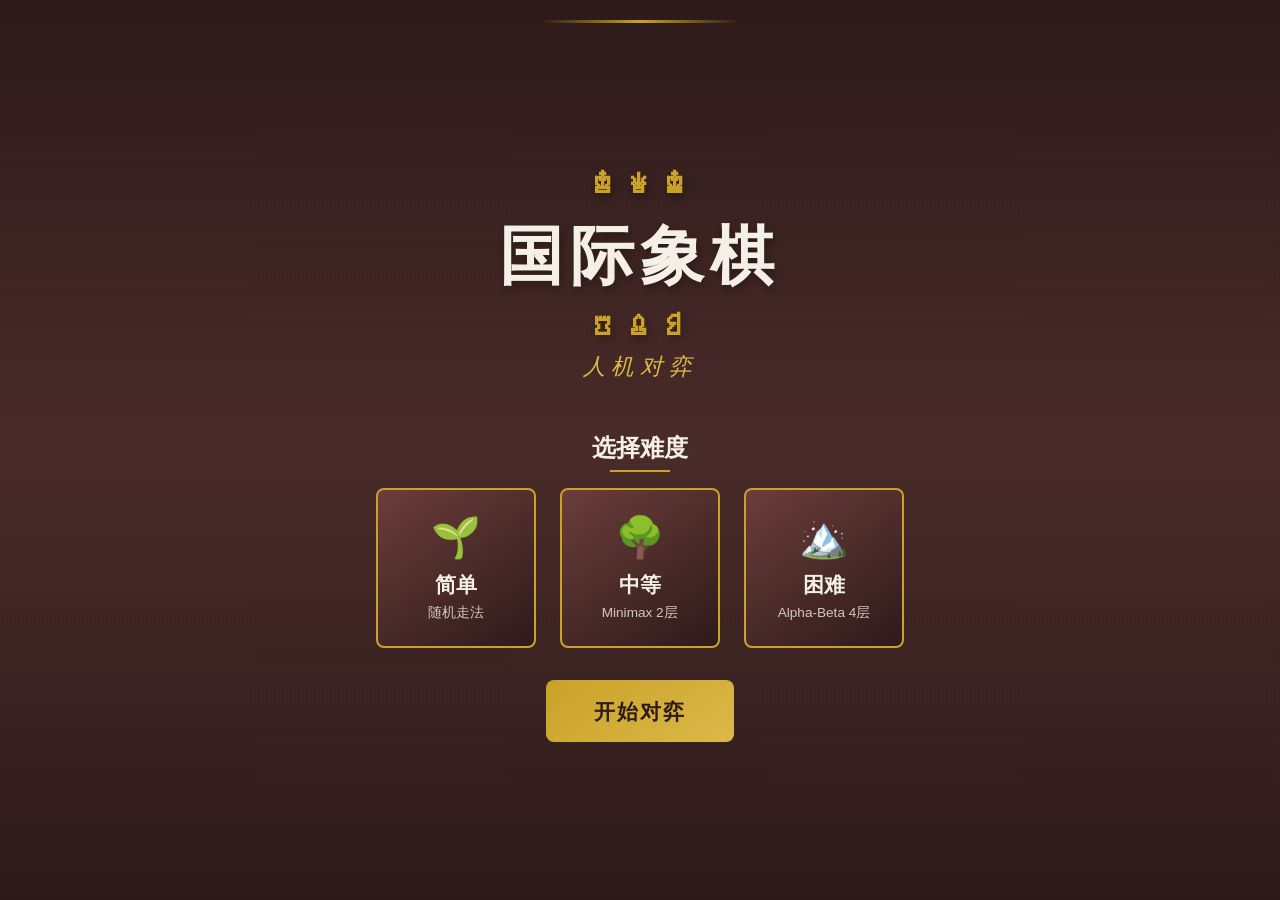
<file: frontend/game.html>
<!DOCTYPE html>
<html lang="zh-CN">
<head>
    <meta charset="UTF-8">
    <meta name="viewport" content="width=device-width, initial-scale=1.0">
    <title>国际象棋 - 对弈中</title>
    <link rel="stylesheet" href="static/css/style.css">
</head>
<body>
    <div class="game-layout">
        <div class="captured-panel">
            <div class="win-rate-section">
                <div class="win-rate-display">
                    <div class="win-rate-item">
                        <span class="win-rate-label">♔ 白方</span>
                        <span class="win-rate-value" id="white-win-rate">50%</span>
                    </div>
                    <div class="win-rate-divider">:</div>
                    <div class="win-rate-item">
                        <span class="win-rate-label">♚ 黑方</span>
                        <span class="win-rate-value" id="black-win-rate">50%</span>
                    </div>
                </div>
            </div>
            <div class="captured-section">
                <div class="captured-label">白方吃子</div>
                <div class="captured-pieces-display" id="captured-by-white"></div>
            </div>
            <div class="captured-section">
                <div class="captured-label">黑方吃子</div>
                <div class="captured-pieces-display" id="captured-by-black"></div>
            </div>
        </div>

        <div class="game-center">
            <div class="game-header">
                <h1 class="game-title"><span>♔</span> 国际象棋 <span>♚</span></h1>
            </div>

            <div class="game-info">
                <div class="turn-indicator white-turn" id="turn-indicator">白方回合</div>
                <div class="game-controls">
                    <button class="btn" onclick="game.undo()">悔棋</button>
                    <button class="btn" onclick="game.restart()">重新开始</button>
                </div>
            </div>

            <div class="board-frame">
                <div class="board-container">
                    <div id="board-container"></div>
                </div>
            </div>
        </div>

        <div class="rules-panel">
            <h2 class="rules-title">♟️ 棋子规则</h2>

            <div class="rule-section">
                <h3>♙ 兵 (Pawn)</h3>
                <ul>
                    <li>每步只能前进一格（起始位置可前进两格）</li>
                    <li>只能斜向前进时吃子</li>
                    <li><strong>吃过路兵：</strong>敌方兵从两格格出发，经过我方兵攻击范围时，可斜吃之</li>
                    <li><strong>升变：</strong>兵到达对方底线时可升变为后、车、象、马之一</li>
                </ul>
            </div>

            <div class="rule-section">
                <h3>♖ 车 (Rook)</h3>
                <ul>
                    <li>只能水平或垂直移动</li>
                    <li>格数不限，不能跳过其他棋子</li>
                </ul>
            </div>

            <div class="rule-section">
                <h3>♘ 马 (Knight)</h3>
                <ul>
                    <li>走"日"字（L形）</li>
                    <li>可以跳过其他棋子</li>
                </ul>
            </div>

            <div class="rule-section">
                <h3>♗ 象 (Bishop)</h3>
                <ul>
                    <li>只能斜线移动</li>
                    <li>格数不限，不能跳过其他棋子</li>
                </ul>
            </div>

            <div class="rule-section">
                <h3>♕ 后 (Queen)</h3>
                <ul>
                    <li>可水平、垂直、斜线移动</li>
                    <li>格数不限，是最强大的棋子</li>
                </ul>
            </div>

            <div class="rule-section">
                <h3>♔ 王 (King)</h3>
                <ul>
                    <li>可任意方向移动一格</li>
                    <li><strong>王车易位：</strong>王与车都未移动，且中间无棋子，王可向车方向移动两格，车越过王跳到王另一侧</li>
                    <li>王被将军时必须解除将军</li>
                </ul>
            </div>

            <div class="rule-section">
                <h3>♚ 游戏术语</h3>
                <ul>
                    <li><strong>将军 (Check)：</strong>王的走棋一步后受到攻击</li>
                    <li><strong>将死 (Checkmate)：</strong>王被将军且无法解除</li>
                    <li><strong>困毙 (Stalemate)：</strong>无合法棋可走但王未被将军</li>
                </ul>
            </div>
        </div>
    </div>

    <div id="game-over-modal" class="modal">
        <div class="modal-content">
            <h2 id="game-over-message">游戏结束</h2>
            <p id="game-over-result"></p>
            <div class="modal-buttons">
                <button class="btn btn-secondary" onclick="game.restart()">再来一局</button>
                <button class="btn btn-secondary" onclick="window.location.href='index.html'">返回主页</button>
            </div>
        </div>
    </div>

    <script src="static/js/api.js"></script>
    <script src="static/js/board.js"></script>
    <script src="static/js/sound.js"></script>
    <script src="static/js/game.js"></script>
</body>
</html>
</file>
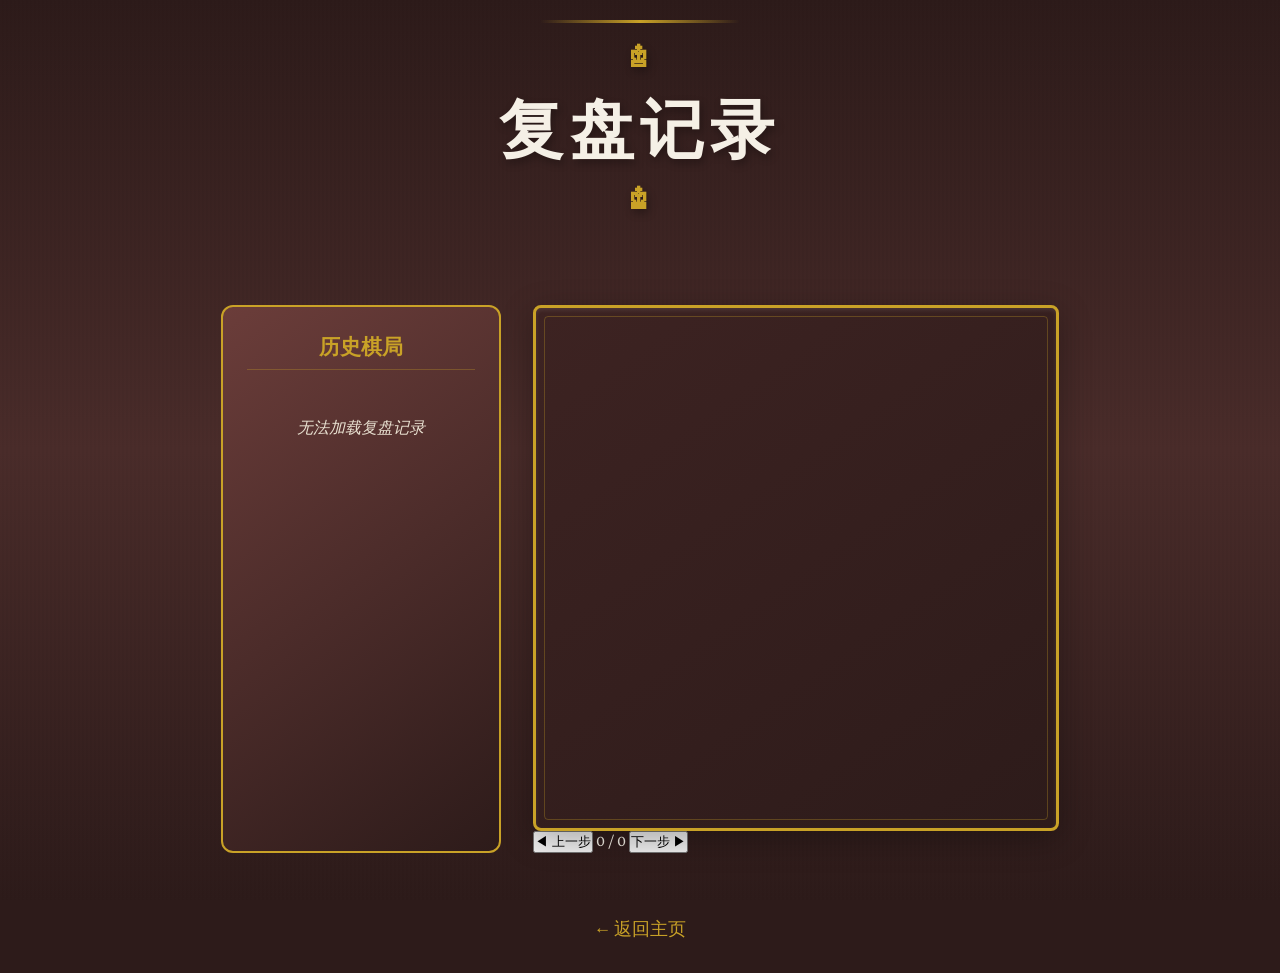
<file: frontend/replay.html>
<!DOCTYPE html>
<html lang="zh-CN">
<head>
    <meta charset="UTF-8">
    <meta name="viewport" content="width=device-width, initial-scale=1.0">
    <title>国际象棋 - 复盘</title>
    <link rel="stylesheet" href="static/css/style.css">
</head>
<body>
    <div class="index-container">
        <div class="title-wrapper">
            <h1 class="main-title">
                <span class="title-ornament">♔</span>
                复盘记录
                <span class="title-ornament">♚</span>
            </h1>
        </div>

        <div class="replay-layout">
            <div class="replay-list-container">
                <h2 class="replay-list-title">历史棋局</h2>
                <div id="replay-list" class="replay-list"></div>
            </div>

            <div class="replay-view-container">
                <div class="board-frame">
                    <div class="board-container">
                        <div id="board-container"></div>
                    </div>
                </div>

                <div class="replay-controls">
                    <button class="btn" id="prevBtn" onclick="replayView.prevMove()">◀ 上一步</button>
                    <span id="move-counter">0 / 0</span>
                    <button class="btn" id="nextBtn" onclick="replayView.nextMove()">下一步 ▶</button>
                </div>
            </div>
        </div>

        <div class="back-link">
            <a href="index.html">← 返回主页</a>
        </div>
    </div>

    <script src="static/js/api.js"></script>
    <script src="static/js/board.js"></script>
    <script src="static/js/replay.js"></script>
</body>
</html>
</file>
<file: frontend/static/css/style.css>
@import url('https://fonts.googleapis.com/css2?family=Playfair+Display:wght@400;600;700&family=Crimson+Pro:wght@400;500;600&display=swap');

:root {
    --mahogany: #4a2c2a;
    --mahogany-dark: #2d1b1a;
    --mahogany-light: #6b3d3a;
    --cream: #f5f0e6;
    --cream-dark: #e8e0d0;
    --gold: #c9a227;
    --gold-light: #dbb84a;
    --felt-green: #2d5a3d;
    --felt-dark: #1e3d29;
    --text-dark: #1a1a1a;
    --text-light: #f5f0e6;
    --shadow: rgba(0,0,0,0.3);
}

* {
    margin: 0;
    padding: 0;
    box-sizing: border-box;
}

body {
    font-family: 'Crimson Pro', Georgia, serif;
    background: var(--mahogany-dark);
    min-height: 100vh;
    color: var(--text-light);
    overflow-x: hidden;
}

/* Wood grain background texture */
body::before {
    content: '';
    position: fixed;
    top: 0;
    left: 0;
    width: 100%;
    height: 100%;
    background:
        repeating-linear-gradient(
            90deg,
            transparent,
            transparent 2px,
            rgba(0,0,0,0.03) 2px,
            rgba(0,0,0,0.03) 4px
        ),
        linear-gradient(180deg, var(--mahogany-dark) 0%, var(--mahogany) 50%, var(--mahogany-dark) 100%);
    z-index: -1;
}

/* ==================== INDEX PAGE ==================== */

.index-container {
    min-height: 100vh;
    display: flex;
    flex-direction: column;
    justify-content: center;
    align-items: center;
    padding: 2rem;
    position: relative;
}

.index-container::before {
    content: '';
    position: absolute;
    top: 20px;
    left: 50%;
    transform: translateX(-50%);
    width: 200px;
    height: 3px;
    background: linear-gradient(90deg, transparent, var(--gold), transparent);
}

.title-wrapper {
    text-align: center;
    margin-bottom: 3rem;
    animation: fadeInDown 0.8s ease-out;
}

.main-title {
    font-family: 'Playfair Display', serif;
    font-size: 4rem;
    font-weight: 700;
    color: var(--cream);
    text-shadow: 2px 4px 8px var(--shadow);
    letter-spacing: 0.1em;
    margin-bottom: 0.5rem;
}

.title-ornament {
    font-size: 2rem;
    color: var(--gold);
    display: block;
    margin-bottom: 0.5rem;
}

.subtitle {
    font-family: 'Crimson Pro', serif;
    font-size: 1.4rem;
    color: var(--gold-light);
    font-style: italic;
    letter-spacing: 0.3em;
    text-transform: uppercase;
}

.difficulty-section {
    text-align: center;
    animation: fadeInUp 0.8s ease-out 0.2s both;
}

.difficulty-title {
    font-family: 'Playfair Display', serif;
    font-size: 1.5rem;
    color: var(--cream);
    margin-bottom: 1.5rem;
    position: relative;
    display: inline-block;
}

.difficulty-title::after {
    content: '';
    position: absolute;
    bottom: -8px;
    left: 50%;
    transform: translateX(-50%);
    width: 60px;
    height: 2px;
    background: var(--gold);
}

.difficulty-buttons {
    display: flex;
    gap: 1.5rem;
    flex-wrap: wrap;
    justify-content: center;
    margin-bottom: 2rem;
}

.difficulty-btn {
    background: linear-gradient(145deg, var(--mahogany-light), var(--mahogany-dark));
    border: 2px solid var(--gold);
    border-radius: 8px;
    padding: 1.5rem 2rem;
    color: var(--cream);
    cursor: pointer;
    transition: all 0.3s ease;
    min-width: 160px;
    position: relative;
    overflow: hidden;
}

.difficulty-btn::before {
    content: '';
    position: absolute;
    top: 0;
    left: -100%;
    width: 100%;
    height: 100%;
    background: linear-gradient(90deg, transparent, rgba(201,162,39,0.2), transparent);
    transition: left 0.5s ease;
}

.difficulty-btn:hover::before {
    left: 100%;
}

.difficulty-btn:hover {
    transform: translateY(-4px);
    box-shadow: 0 8px 24px rgba(0,0,0,0.4), 0 0 20px rgba(201,162,39,0.3);
    border-color: var(--gold-light);
}

.difficulty-btn.selected {
    background: linear-gradient(145deg, var(--gold), var(--gold-light));
    color: var(--mahogany-dark);
    border-color: var(--gold-light);
    box-shadow: 0 4px 20px rgba(201,162,39,0.5);
}

.difficulty-icon {
    font-size: 2.5rem;
    display: block;
    margin-bottom: 0.5rem;
}

.difficulty-name {
    font-family: 'Playfair Display', serif;
    font-size: 1.3rem;
    font-weight: 600;
    display: block;
    margin-bottom: 0.3rem;
}

.difficulty-desc {
    font-size: 0.85rem;
    opacity: 0.8;
    display: block;
}

.start-btn {
    background: linear-gradient(145deg, var(--gold), var(--gold-light));
    border: none;
    border-radius: 8px;
    padding: 1rem 3rem;
    font-family: 'Playfair Display', serif;
    font-size: 1.3rem;
    font-weight: 600;
    color: var(--mahogany-dark);
    cursor: pointer;
    transition: all 0.3s ease;
    animation: fadeInUp 0.8s ease-out 0.4s both;
    letter-spacing: 0.1em;
}

.start-btn:hover:not(:disabled) {
    transform: translateY(-2px);
    box-shadow: 0 6px 20px rgba(201,162,39,0.5);
}

.start-btn:disabled {
    opacity: 0.4;
    cursor: not-allowed;
}

.history-link {
    margin-top: 3rem;
    animation: fadeInUp 0.8s ease-out 0.6s both;
}

.history-link a {
    color: var(--gold);
    text-decoration: none;
    font-size: 1.1rem;
    transition: color 0.3s ease;
    display: flex;
    align-items: center;
    gap: 0.5rem;
}

.history-link a:hover {
    color: var(--gold-light);
}

.history-link a::before {
    content: '📜';
}

/* ==================== GAME PAGE ==================== */

.game-layout {
    display: flex;
    gap: 2rem;
    padding: 2rem;
    max-width: 1400px;
    margin: 0 auto;
    min-height: 100vh;
    align-items: flex-start;
}

.game-center {
    flex: 1;
    display: flex;
    flex-direction: column;
    align-items: center;
}

/* Captured Pieces Panel */
.captured-panel {
    width: 140px;
    display: flex;
    flex-direction: column;
    gap: 1rem;
    padding-top: 20px;
}

/* Win Rate Section */
.win-rate-section {
    background: linear-gradient(145deg, var(--mahogany-light), var(--mahogany-dark));
    border: 2px solid rgba(201,162,39,0.4);
    border-radius: 12px;
    padding: 1rem;
    box-shadow: 0 4px 12px rgba(0,0,0,0.3);
}

.win-rate-display {
    display: flex;
    align-items: center;
    justify-content: center;
    gap: 0.5rem;
}

.win-rate-item {
    display: flex;
    flex-direction: column;
    align-items: center;
    min-width: 50px;
}

.win-rate-label {
    font-family: 'Playfair Display', serif;
    font-size: 0.8rem;
    color: var(--cream);
    text-transform: uppercase;
    letter-spacing: 0.05em;
}

.win-rate-value {
    font-family: 'Playfair Display', serif;
    font-size: 1.4rem;
    font-weight: 700;
    color: var(--gold);
}

.win-rate-divider {
    font-family: 'Playfair Display', serif;
    font-size: 1.5rem;
    font-weight: 700;
    color: var(--gold);
    margin: 0 0.25rem;
}

.captured-section {
    background: linear-gradient(145deg, var(--mahogany-light), var(--mahogany-dark));
    border: 2px solid rgba(201,162,39,0.4);
    border-radius: 12px;
    padding: 1rem;
    min-height: 140px;
    box-shadow: 0 4px 12px rgba(0,0,0,0.3);
}

.captured-label {
    font-family: 'Playfair Display', serif;
    font-size: 0.75rem;
    color: var(--gold);
    text-align: center;
    margin-bottom: 0.5rem;
    text-transform: uppercase;
    letter-spacing: 0.1em;
    padding-bottom: 0.5rem;
    border-bottom: 1px solid rgba(201,162,39,0.3);
}

.captured-pieces-display {
    display: flex;
    flex-wrap: wrap;
    gap: 2px;
    justify-content: center;
    align-content: flex-start;
    min-height: 90px;
}

.captured-pieces-display span {
    font-size: 1.5rem;
}

.captured-pieces-display.white-captures span {
    color: #1a1a1a;
    text-shadow:
        1px 1px 0 #4a4a4a,
        2px 2px 4px rgba(0,0,0,0.5);
}

.captured-pieces-display.black-captures span {
    color: #ffffff;
    text-shadow:
        1px 1px 0 #c0c0c0,
        2px 2px 4px rgba(0,0,0,0.5);
}

.game-header {
    text-align: center;
    margin-bottom: 1.5rem;
}

.game-title {
    font-family: 'Playfair Display', serif;
    font-size: 2rem;
    color: var(--cream);
    text-shadow: 2px 3px 6px var(--shadow);
}

.game-title span {
    color: var(--gold);
}

/* Game Info Bar */
.game-info {
    display: flex;
    justify-content: space-between;
    align-items: center;
    width: 520px;
    margin: 0 auto 1rem;
    padding: 1rem 1.5rem;
    background: linear-gradient(145deg, var(--mahogany-light), var(--mahogany-dark));
    border: 1px solid var(--gold);
    border-radius: 8px;
    box-shadow: 0 4px 12px var(--shadow);
}

.turn-indicator {
    font-family: 'Playfair Display', serif;
    font-size: 1.2rem;
    font-weight: 600;
    display: flex;
    align-items: center;
    gap: 0.5rem;
}

.turn-indicator::before {
    content: '♔';
    font-size: 1.5rem;
}

.turn-indicator.white-turn {
    color: var(--cream);
}

.turn-indicator.white-turn::before {
    content: '♔';
}

.turn-indicator.black-turn {
    color: #aaa;
}

.turn-indicator.black-turn::before {
    content: '♚';
}

.thinking-time {
    font-family: 'Crimson Pro', serif;
    font-size: 0.9rem;
    color: var(--gold-light);
    margin-left: 0.5rem;
}

.game-controls {
    display: flex;
    gap: 0.5rem;
}

.game-controls .btn {
    background: transparent;
    border: 1px solid var(--gold);
    border-radius: 4px;
    padding: 0.5rem 1rem;
    color: var(--gold);
    font-family: 'Crimson Pro', serif;
    font-size: 0.9rem;
    cursor: pointer;
    transition: all 0.3s ease;
}

.game-controls .btn:hover {
    background: var(--gold);
    color: var(--mahogany-dark);
}

/* Board Container with Wood Frame */
.board-frame {
    background: linear-gradient(145deg, #3d2322, var(--mahogany-dark));
    padding: 20px;
    border-radius: 8px;
    box-shadow:
        0 8px 32px var(--shadow),
        inset 0 2px 4px rgba(255,255,255,0.1);
    border: 3px solid var(--gold);
    position: relative;
}

.board-frame::before {
    content: '';
    position: absolute;
    top: 8px;
    left: 8px;
    right: 8px;
    bottom: 8px;
    border: 1px solid rgba(201,162,39,0.3);
    border-radius: 4px;
    pointer-events: none;
}

.board-container {
    position: relative;
    width: 480px;
    height: 480px;
}

.board {
    display: grid;
    grid-template-columns: repeat(8, 1fr);
    width: 480px;
    height: 480px;
    border-radius: 4px;
    overflow: hidden;
    box-shadow: inset 0 0 20px rgba(0,0,0,0.3);
    transition: none;
}

/* Chess Squares */
.square {
    width: 60px;
    height: 60px;
    display: flex;
    justify-content: center;
    align-items: center;
    font-size: 2.8rem;
    cursor: pointer;
    position: relative;
}

.square.light {
    background: linear-gradient(145deg, #f0e6d3, #d4c9b8);
}

.square.dark {
    background: linear-gradient(145deg, var(--felt-green), var(--felt-dark));
}

.square:hover {
    filter: brightness(1.1);
}

.square.selected {
    background: radial-gradient(circle, rgba(201,162,39,0.8), rgba(201,162,39,0.4)) !important;
    box-shadow: inset 0 0 15px rgba(201,162,39,0.5);
}

.square.legal-move::after {
    content: '';
    width: 18px;
    height: 18px;
    background: radial-gradient(circle, rgba(201,162,39,0.7), rgba(201,162,39,0.3));
    border-radius: 50%;
    position: absolute;
    box-shadow: 0 0 8px rgba(201,162,39,0.5);
}

.square.last-move {
    background: rgba(201, 162, 39, 0.35) !important;
    box-shadow: inset 0 0 0 4px rgba(201, 162, 39, 0.8);
}

.square.last-move::after {
    content: '';
    position: absolute;
    width: 12px;
    height: 12px;
    background: rgba(201, 162, 39, 0.9);
    border-radius: 50%;
    bottom: 4px;
    right: 4px;
    pointer-events: none;
}

.square.check {
    background: radial-gradient(circle, rgba(220,50,50,0.8), rgba(220,50,50,0.4)) !important;
    animation: checkPulse 1s ease-in-out infinite;
}

@keyframes checkPulse {
    0%, 100% { box-shadow: inset 0 0 15px rgba(220,50,50,0.5); }
    50% { box-shadow: inset 0 0 25px rgba(220,50,50,0.8); }
}

/* Chess Pieces */
.piece {
    font-size: 2.8rem;
    filter: drop-shadow(2px 3px 3px rgba(0,0,0,0.4));
    transition: transform 0.15s ease;
    cursor: grab;
}

.piece:hover {
    transform: scale(1.1);
}

.piece.white {
    color: #ffffff;
    text-shadow:
        1px 1px 0 #c0c0c0,
        2px 2px 4px rgba(0,0,0,0.3);
}

.piece.black {
    color: #1a1a1a;
    text-shadow:
        1px 1px 0 #4a4a4a,
        2px 2px 4px rgba(0,0,0,0.5);
}

/* Captured Pieces */
.captured-area {
    width: 520px;
    margin: 0.5rem auto;
    min-height: 36px;
    padding: 0.5rem 1rem;
    background: linear-gradient(145deg, var(--mahogany-light), var(--mahogany-dark));
    border: 1px solid rgba(201,162,39,0.3);
    border-radius: 6px;
    display: flex;
    flex-wrap: wrap;
    gap: 4px;
    align-items: center;
}

.captured-label {
    font-size: 0.75rem;
    color: var(--gold);
    text-transform: uppercase;
    letter-spacing: 0.1em;
    margin-right: 0.5rem;
}

.captured-area span {
    font-size: 1.4rem;
    opacity: 0.9;
}

/* ==================== RULES PANEL ==================== */

.rules-panel {
    flex: 1;
    max-width: 360px;
    background: linear-gradient(145deg, var(--mahogany-light), var(--mahogany-dark));
    border: 2px solid var(--gold);
    border-radius: 12px;
    padding: 1.5rem;
    color: var(--text-light);
    max-height: calc(100vh - 4rem);
    overflow-y: auto;
    box-shadow: 0 8px 32px var(--shadow);
}

.rules-panel::-webkit-scrollbar {
    width: 6px;
}

.rules-panel::-webkit-scrollbar-track {
    background: rgba(0,0,0,0.2);
    border-radius: 3px;
}

.rules-panel::-webkit-scrollbar-thumb {
    background: var(--gold);
    border-radius: 3px;
}

.rules-title {
    font-family: 'Playfair Display', serif;
    font-size: 1.5rem;
    color: var(--gold);
    text-align: center;
    margin-bottom: 1rem;
    padding-bottom: 0.75rem;
    border-bottom: 1px solid rgba(201,162,39,0.3);
}

.rule-section {
    margin-bottom: 1rem;
    padding: 0.75rem;
    background: rgba(0,0,0,0.2);
    border-radius: 6px;
    border-left: 3px solid var(--gold);
}

.rule-section h3 {
    font-family: 'Playfair Display', serif;
    font-size: 1.1rem;
    color: var(--cream);
    margin-bottom: 0.5rem;
    display: flex;
    align-items: center;
    gap: 0.5rem;
}

.rule-section ul {
    list-style: none;
    padding-left: 0.5rem;
}

.rule-section li {
    font-size: 0.85rem;
    line-height: 1.5;
    margin-bottom: 0.3rem;
    color: var(--cream-dark);
    position: relative;
    padding-left: 1rem;
}

.rule-section li::before {
    content: '•';
    color: var(--gold);
    position: absolute;
    left: 0;
}

.rule-section li strong {
    color: var(--gold-light);
}

/* ==================== MODAL ==================== */

.modal {
    display: none;
    position: fixed;
    top: 0;
    left: 0;
    width: 100%;
    height: 100%;
    background: rgba(0,0,0,0.8);
    justify-content: center;
    align-items: center;
    z-index: 1000;
    backdrop-filter: blur(4px);
}

.modal-content {
    background: linear-gradient(145deg, var(--mahogany-light), var(--mahogany-dark));
    padding: 2.5rem;
    border-radius: 16px;
    text-align: center;
    border: 2px solid var(--gold);
    box-shadow: 0 20px 60px rgba(0,0,0,0.5);
    animation: modalIn 0.3s ease-out;
    max-width: 400px;
}

@keyframes modalIn {
    from {
        opacity: 0;
        transform: scale(0.9) translateY(-20px);
    }
    to {
        opacity: 1;
        transform: scale(1) translateY(0);
    }
}

.modal-content h2 {
    font-family: 'Playfair Display', serif;
    font-size: 2rem;
    color: var(--gold);
    margin-bottom: 0.5rem;
}

.modal-content p {
    font-size: 1.1rem;
    color: var(--cream);
    margin-bottom: 1.5rem;
}

.modal-buttons {
    display: flex;
    gap: 1rem;
    justify-content: center;
}

.modal-buttons .btn {
    padding: 0.8rem 1.5rem;
    border-radius: 6px;
    font-family: 'Crimson Pro', serif;
    font-size: 1rem;
    cursor: pointer;
    transition: all 0.3s ease;
}

.modal-buttons .btn-primary {
    background: linear-gradient(145deg, var(--gold), var(--gold-light));
    border: none;
    color: var(--mahogany-dark);
    font-weight: 600;
}

.modal-buttons .btn-primary:hover {
    transform: translateY(-2px);
    box-shadow: 0 4px 12px rgba(201,162,39,0.4);
}

.modal-buttons .btn-secondary {
    background: transparent;
    border: 1px solid var(--gold);
    color: var(--gold);
}

.modal-buttons .btn-secondary:hover {
    background: var(--gold);
    color: var(--mahogany-dark);
}

/* Promotion Dialog */
.promotion-title {
    font-family: 'Playfair Display', serif;
    font-size: 1.5rem;
    color: var(--gold);
    margin-bottom: 1.5rem;
}

.promotion-options {
    display: flex;
    gap: 1rem;
    justify-content: center;
    margin-bottom: 1rem;
}

.promotion-btn {
    background: linear-gradient(145deg, var(--mahogany-light), var(--mahogany-dark));
    border: 2px solid var(--gold);
    border-radius: 8px;
    padding: 1rem 1.5rem;
    color: var(--cream);
    cursor: pointer;
    transition: all 0.3s ease;
    font-size: 2rem;
}

.promotion-btn:hover {
    background: var(--gold);
    transform: translateY(-2px);
    box-shadow: 0 4px 12px rgba(201,162,39,0.4);
}

/* ==================== ANIMATIONS ==================== */

@keyframes fadeInDown {
    from {
        opacity: 0;
        transform: translateY(-30px);
    }
    to {
        opacity: 1;
        transform: translateY(0);
    }
}

@keyframes fadeInUp {
    from {
        opacity: 0;
        transform: translateY(30px);
    }
    to {
        opacity: 1;
        transform: translateY(0);
    }
}

/* ==================== REPLAY PAGE ==================== */

.replay-layout {
    display: flex;
    gap: 2rem;
    padding: 2rem;
    max-width: 1200px;
    margin: 0 auto;
    justify-content: center;
}

.replay-list-container {
    background: linear-gradient(145deg, var(--mahogany-light), var(--mahogany-dark));
    border: 2px solid var(--gold);
    border-radius: 12px;
    padding: 1.5rem;
    min-width: 280px;
    max-height: 600px;
    overflow-y: auto;
}

.replay-list-title {
    font-family: 'Playfair Display', serif;
    font-size: 1.3rem;
    color: var(--gold);
    text-align: center;
    margin-bottom: 1rem;
    padding-bottom: 0.5rem;
    border-bottom: 1px solid rgba(201,162,39,0.3);
}

.replay-item {
    background: rgba(0,0,0,0.2);
    padding: 1rem;
    padding-right: 3rem;
    border-radius: 6px;
    margin-bottom: 0.5rem;
    cursor: pointer;
    transition: all 0.3s ease;
    border: 1px solid transparent;
    position: relative;
}

.replay-item:hover {
    background: rgba(201,162,39,0.2);
    border-color: var(--gold);
}

.replay-id {
    font-weight: 600;
    color: var(--gold);
    display: block;
    margin-bottom: 0.3rem;
}

.replay-date {
    font-size: 0.85rem;
    color: var(--cream-dark);
    display: block;
    margin-bottom: 0.2rem;
}

.replay-result {
    font-size: 0.85rem;
    color: var(--gold-light);
}

.replay-delete-btn {
    position: absolute;
    right: 0.8rem;
    top: 50%;
    transform: translateY(-50%);
    background: transparent;
    border: 1px solid rgba(200,100,100,0.6);
    color: rgba(200,100,100,0.8);
    width: 24px;
    height: 24px;
    border-radius: 50%;
    cursor: pointer;
    font-size: 1rem;
    line-height: 1;
    transition: all 0.3s ease;
}

.replay-delete-btn:hover {
    background: rgba(200,100,100,0.2);
    border-color: #c86464;
    color: #c86464;
}

.no-replays {
    text-align: center;
    color: var(--cream-dark);
    font-style: italic;
    padding: 2rem;
}

.back-link {
    margin-top: 2rem;
    text-align: center;
}

.back-link a {
    color: var(--gold);
    text-decoration: none;
    font-size: 1.1rem;
    display: inline-flex;
    align-items: center;
    gap: 0.5rem;
    transition: color 0.3s ease;
}

.back-link a:hover {
    color: var(--gold-light);
}

/* Responsive */
@media (max-width: 1100px) {
    .game-layout {
        flex-direction: column;
        align-items: center;
    }

    .captured-panel {
        flex-direction: row;
        width: auto;
        padding-top: 0;
        order: 3;
    }

    .captured-section {
        min-width: 150px;
    }

    .rules-panel {
        max-width: 520px;
        max-height: none;
    }
}
</file>
